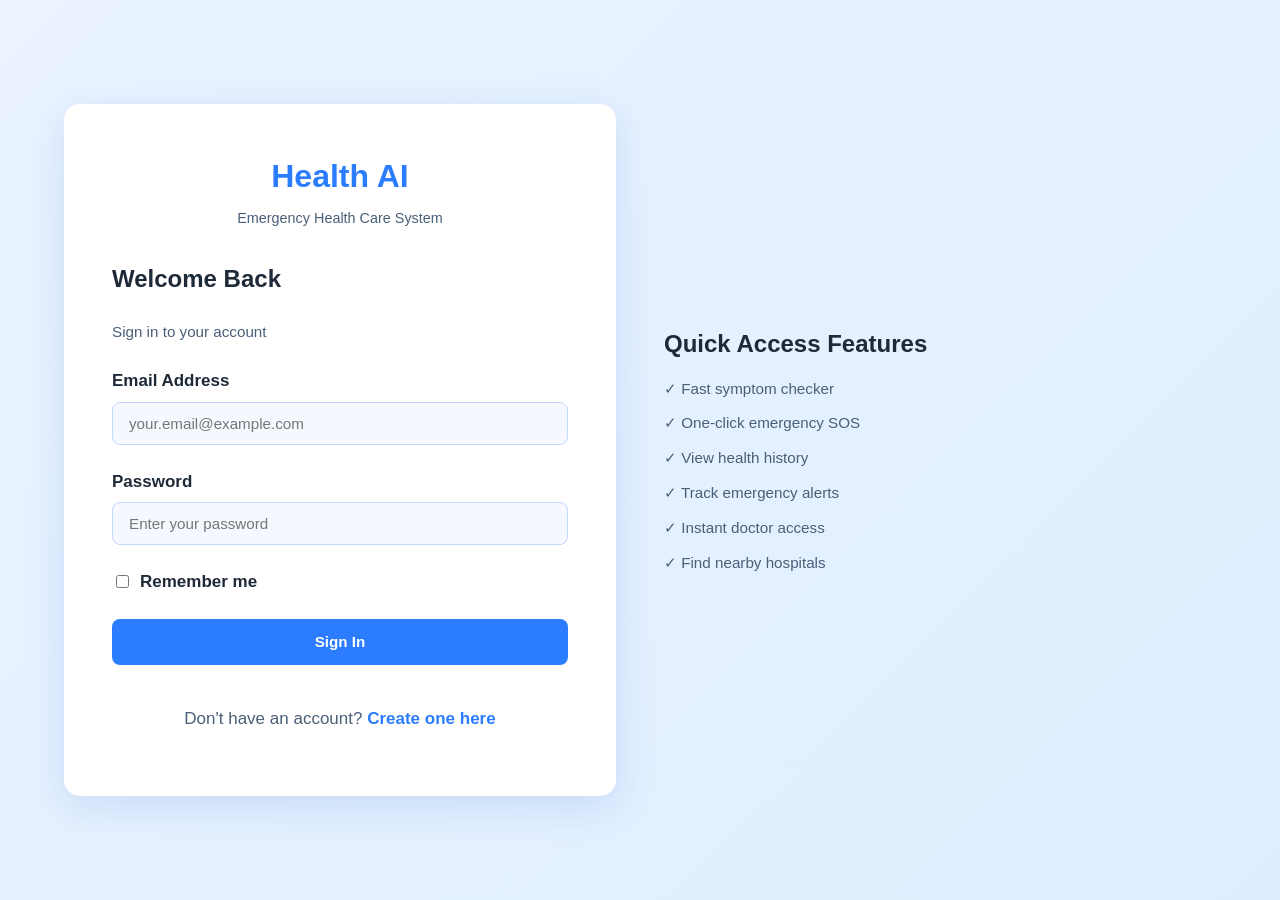
<file: frontend/index.html>
<!DOCTYPE html>
<html lang="en">
<head>
    <meta charset="UTF-8">
    <meta name="viewport" content="width=device-width, initial-scale=1.0">
    <title>Health AI - Symptom Checker</title>
    <link rel="stylesheet" href="style.css">
    <!-- Authentication check -->
    <script>
        // Redirect to login if not authenticated
        if (!sessionStorage.getItem('user')) {
            window.location.href = 'login.html';
        }
    </script>
</head>
<body>
    <main class="page" aria-labelledby="app-title">
        <nav class="top-nav" aria-label="Main navigation">
            <button id="tab-symptom" class="nav-tab active" type="button">Symptom Checker</button>
            <button id="tab-chat" class="nav-tab" type="button">Health Assistant</button>
            <button id="settings-btn" class="nav-tab settings-nav-btn" type="button" aria-label="Open Settings">⚙ Settings</button>
            <button onclick="window.location.href='dashboard.html'" class="nav-tab" type="button" style="background: #667eea; color: white; margin-left: auto;">← Dashboard</button>
        </nav>

        <section id="symptom-view">
        <header class="hero">
            <div class="chat-status" id="chat-status">
                <span class="status-dot"></span>
                <span class="status-text">Checking...</span>
            </div>
            <p class="hero-tag">AI Assisted Primary Screening</p>
            <h1 id="app-title">Health AI - Symptom Checker</h1>
            <p class="hero-subtitle">Choose one or more symptoms to get a quick disease prediction and guidance.</p>
        </header>

        <section class="panel" aria-label="Symptom input">
            <form id="symptom-form" class="symptom-form">
                <label for="symptom-text" class="field-label">Describe your symptoms</label>
                <div class="nlp-row">
                    <input
                        type="text"
                        id="symptom-text"
                        name="symptom-text"
                        placeholder="I have fever and joint pain"
                        autocomplete="off"
                    >
                    <button id="analyze-symptoms" type="button" class="secondary-button">Analyze Symptoms</button>
                </div>
                <p id="nlp-status" class="field-help" aria-live="polite"></p>

                <label for="symptom-search" class="field-label">Search and Select Symptoms</label>
                <p class="field-help">Detected symptoms (you can remove or add manually):</p>
                <div class="search-select" aria-describedby="symptom-help">
                    <div id="selected-symptoms" class="selected-tags" aria-label="Selected symptoms"></div>
                    <input
                        type="text"
                        id="symptom-search"
                        name="symptom-search"
                        placeholder="Type symptoms (example: headache, fever, cough)"
                        autocomplete="off"
                    >
                    <ul id="symptom-suggestions" class="suggestions" role="listbox" aria-label="Symptom suggestions"></ul>
                </div>
                <p id="symptom-help" class="field-help">Type at least 1-2 letters, then click a suggestion to add it. Click x on a tag to remove.</p>
                <button type="submit">Predict Disease</button>
            </form>
        </section>

        <section id="results" class="results" aria-live="polite" aria-label="Prediction results">
            <article class="result-box">
                <h2>🦠 Possible Disease</h2>
                <p>Prediction will appear here after submission.</p>
            </article>
            <article class="result-box">
                <h2>📊 Confidence Score</h2>
                <p>Confidence will appear here.</p>
            </article>
            <article class="result-box">
                <h2>📊 Risk Level</h2>
                <p>Risk level will appear here.</p>
            </article>
            <article class="result-box medlineplus-section">
                <h3>📚 MedlinePlus </h3>
                <p>MedlinePlus summary will appear here.</p>
             </article>
            <article class="result-box">
                <h2>💊 Medicine Advice</h2>
                <p>Medicine guidance will appear here.</p>
            </article>
            <article class="result-box">
                <h2>🌿 Ayurvedic Remedy</h2>
                <p>Ayurvedic suggestions will appear here.</p>
            </article>
            <article class="result-box">
                <h2>🥗 Diet Advice</h2>
                <p>Diet guidance will appear here.</p>
            </article>
            <article class="result-box">
                <h2>🌿 Herbs</h2>
                <p>Herbal suggestions will appear here.</p>
            </article>
            <article class="result-box">
                <h2>⚠ Precautions</h2>
                <p>Precaution details will appear here.</p>
            </article>
        </section>

        <section id="emergency-box" class="emergency-box hidden" aria-live="assertive"></section>

        <p class="disclaimer">
            This AI tool provides health suggestions and should not replace professional medical advice. Always consult a qualified doctor.
        </p>
        </section>

        <section id="chat-view" class="chat-page hidden" aria-label="Health Assistant Chat">
            <article class="chat-card">
                <header class="chat-header">AI Health Assistant</header>
                <div id="chat-history" class="chat-history" aria-live="polite"></div>
                <p class="chat-disclaimer">
                    This AI assistant provides general health information and is not a substitute for professional medical advice.
                </p>
                <div class="chat-input-row">
                    <input id="chat-input" type="text" placeholder="Ask a general health question..." autocomplete="off">
                    <button id="chat-send" type="button">Send</button>
                </div>
            </article>
        </section>

        <button id="chat-fab" class="chat-fab" type="button" aria-label="Open Health Assistant" aria-expanded="false">💬</button>

        <div id="settings-sidebar" class="settings-sidebar" aria-label="Settings Panel">
            <div class="settings-header">
                <h2>Settings</h2>
                <button id="settings-close" class="settings-close" type="button" aria-label="Close Settings">✕</button>
            </div>
            <div class="settings-content">
                <section class="settings-section">
                    <h3>Appearance</h3>
                    <label class="settings-toggle">
                        <input id="dark-mode-toggle" type="checkbox" aria-label="Toggle Dark Mode">
                        <span class="toggle-slider"></span>
                        <span class="toggle-label">Dark Mode</span>
                    </label>
                </section>
                <section class="settings-section">
                    <h3>Accessibility</h3>
                    <label class="settings-toggle">
                        <input id="color-blind-toggle" type="checkbox" aria-label="Toggle Color Blind Mode">
                        <span class="toggle-slider"></span>
                        <span class="toggle-label">Color Blind Mode</span>
                    </label>
                </section>
            </div>
        </div>
        <div id="settings-overlay" class="settings-overlay"></div>

        <section id="chat-float" class="chat-float hidden" aria-label="Floating Health Assistant">
            <header class="chat-header">AI Health Assistant</header>
            <div id="chat-history-float" class="chat-history" aria-live="polite"></div>
            <p class="chat-disclaimer">
                This AI assistant provides general health information and is not a substitute for professional medical advice.
            </p>
            <div class="chat-input-row">
                <input id="chat-input-float" type="text" placeholder="Ask a question..." autocomplete="off">
                <button id="chat-send-float" type="button">Send</button>
            </div>
        </section>
    </main>

    <script src="script.js"></script>
</body>
</html>
</file>
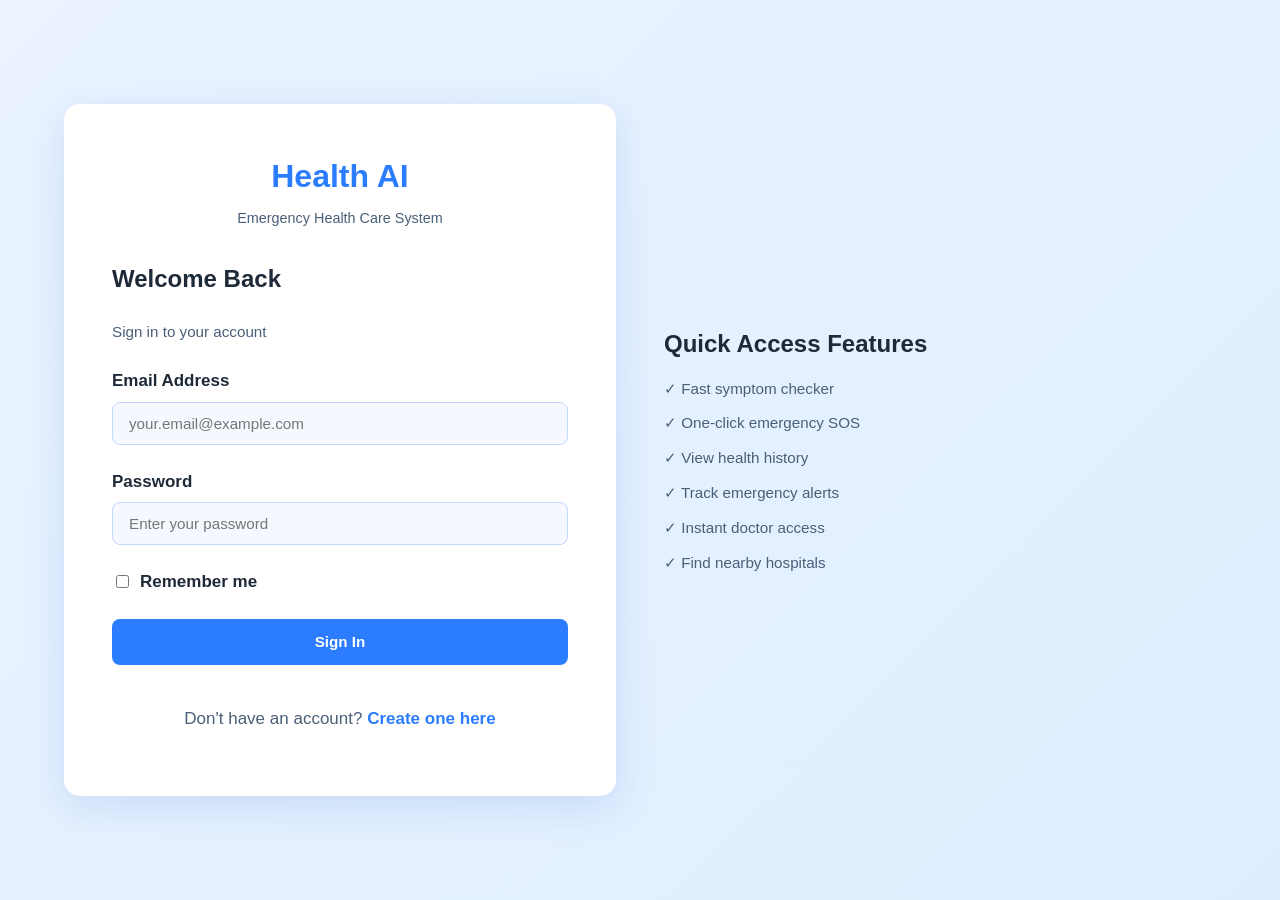
<file: frontend/login.html>
<!DOCTYPE html>
<html lang="en">
<head>
    <meta charset="UTF-8">
    <meta name="viewport" content="width=device-width, initial-scale=1.0">
    <title>Health AI - Login</title>
    <link rel="stylesheet" href="style.css">
</head>
<body class="auth-page">
    <div class="auth-container">
        <div class="auth-box">
            <!-- Header Section -->
            <header class="auth-header">
                <h1>Health AI</h1>
                <p class="tag-line">Emergency Health Care System</p>
            </header>

            <!-- Login Form -->
            <form id="login-form" class="auth-form">
                <h2>Welcome Back</h2>
                <p class="form-subtitle">Sign in to your account</p>

                <!-- Email Field -->
                <div class="form-group">
                    <label for="login-email">Email Address</label>
                    <input 
                        type="email" 
                        id="login-email" 
                        name="email" 
                        placeholder="your.email@example.com"
                        required
                    >
                </div>

                <!-- Password Field -->
                <div class="form-group">
                    <label for="login-password">Password</label>
                    <input 
                        type="password" 
                        id="login-password" 
                        name="password" 
                        placeholder="Enter your password"
                        required
                    >
                </div>

                <!-- Remember Me Checkbox -->
                <div class="form-group checkbox">
                    <input type="checkbox" id="remember-me" name="remember">
                    <label for="remember-me">Remember me</label>
                </div>

                <!-- Login Status Message -->
                <div id="login-message" class="form-message" style="display: none;"></div>

                <!-- Submit Button -->
                <button type="submit" class="btn-primary" id="login-btn">Sign In</button>

                <!-- Signup Link -->
                <p class="auth-link">
                    Don't have an account? <a href="signup.html">Create one here</a>
                </p>
            </form>
        </div>

        <!-- Illustration/Info Section -->
        <div class="auth-info">
            <div class="info-content">
                <h3>Quick Access Features</h3>
                <ul class="benefits-list">
                    <li>✓ Fast symptom checker</li>
                    <li>✓ One-click emergency SOS</li>
                    <li>✓ View health history</li>
                    <li>✓ Track emergency alerts</li>
                    <li>✓ Instant doctor access</li>
                    <li>✓ Find nearby hospitals</li>
                </ul>
            </div>
        </div>
    </div>

    <!-- Scripts -->
    <script src="script.js"></script>
    <script>
        // Auto-fill email if coming from signup
        window.addEventListener('load', () => {
            const signupEmail = localStorage.getItem('signup_email');
            if (signupEmail) {
                document.getElementById('login-email').value = signupEmail;
                localStorage.removeItem('signup_email'); // Clear after use
            }
        });

        // Handle login form submission
        document.getElementById('login-form').addEventListener('submit', async (e) => {
            e.preventDefault();
            
            const email = document.getElementById('login-email').value;
            const password = document.getElementById('login-password').value;
            const rememberMe = document.getElementById('remember-me').checked;
            
            const messageDiv = document.getElementById('login-message');
            const loginBtn = document.getElementById('login-btn');
            
            try {
                // Disable button during request
                loginBtn.disabled = true;
                loginBtn.textContent = 'Signing in...';
                
                const response = await fetch('http://localhost:5000/login', {
                    method: 'POST',
                    headers: {
                        'Content-Type': 'application/json'
                    },
                    body: JSON.stringify({ email, password })
                });
                
                const data = await response.json();
                
                if (response.ok) {
                    // Store user session
                    sessionStorage.setItem('user', JSON.stringify(data.user));
                    sessionStorage.setItem('token', data.token);
                    
                    if (rememberMe) {
                        localStorage.setItem('remember_email', email);
                    }
                    
                    messageDiv.className = 'form-message success';
                    messageDiv.textContent = '✓ Login successful! Redirecting...';
                    messageDiv.style.display = 'block';
                    
                    // Redirect to dashboard after 1 second
                    setTimeout(() => {
                        window.location.href = 'dashboard.html';
                    }, 1000);
                } else {
                    messageDiv.className = 'form-message error';
                    messageDiv.textContent = '✗ ' + (data.error || 'Login failed');
                    messageDiv.style.display = 'block';
                    loginBtn.disabled = false;
                    loginBtn.textContent = 'Sign In';
                }
            } catch (error) {
                messageDiv.className = 'form-message error';
                messageDiv.textContent = '✗ Network error. Please try again.';
                messageDiv.style.display = 'block';
                loginBtn.disabled = false;
                loginBtn.textContent = 'Sign In';
                console.error('Login error:', error);
            }
        });
    </script>
</body>
</html>
</file>
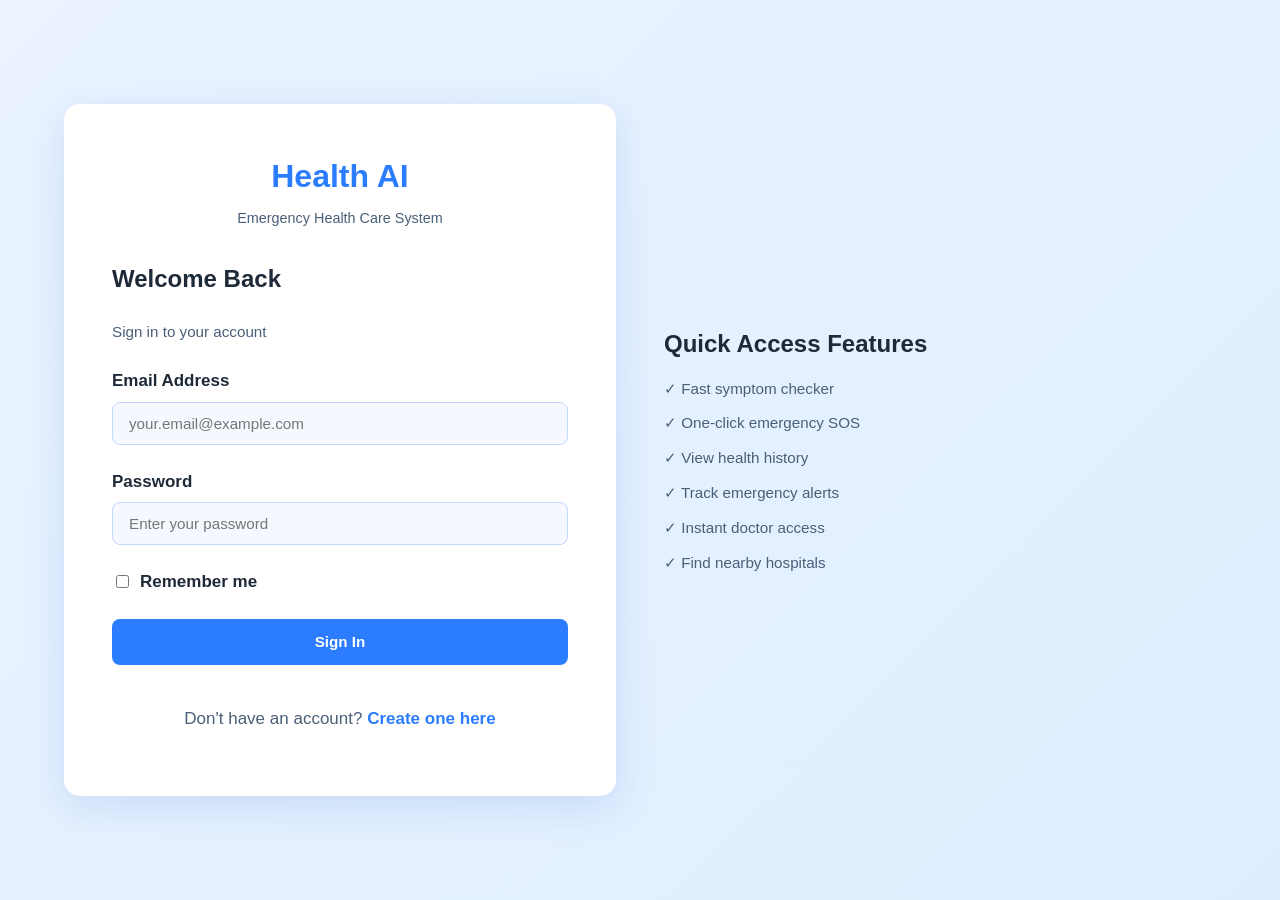
<file: frontend/patient-reports.html>
<!DOCTYPE html>
<html lang="en">
<head>
    <meta charset="UTF-8">
    <meta name="viewport" content="width=device-width, initial-scale=1.0">
    <title>Health AI - My Reports</title>
    <link rel="stylesheet" href="style.css">
    <style>
        /* ========== ANALYSIS MODAL STYLES ========== */
        
        .analysis-modal {
            max-width: 900px;
            max-height: 90vh;
            overflow-y: auto;
        }

        .analysis-body {
            padding: 2rem;
        }

        /* SECTION STYLING */
        .analysis-section {
            margin-bottom: 2.5rem;
            padding-bottom: 2rem;
            border-bottom: 1px solid var(--border-color, #e2e8f0);
        }

        .analysis-section:last-child {
            border-bottom: none;
            margin-bottom: 0;
        }

        .analysis-section h3 {
            color: var(--primary, #2B7CFF);
            font-size: 1.2rem;
            margin: 0 0 1.5rem;
            display: flex;
            align-items: center;
            gap: 0.5rem;
        }

        /* INFO GRID */
        .info-grid-2 {
            display: grid;
            grid-template-columns: repeat(auto-fit, minmax(200px, 1fr));
            gap: 1rem;
        }

        .info-box {
            background: var(--bg-tertiary, #F1F5F9);
            padding: 1.5rem;
            border-radius: 8px;
            display: flex;
            flex-direction: column;
            gap: 0.5rem;
            border-left: 4px solid var(--primary, #2B7CFF);
        }

        .info-box .label {
            font-size: 0.875rem;
            color: var(--text-secondary, #64748B);
            font-weight: 600;
            text-transform: uppercase;
            letter-spacing: 0.5px;
        }

        .info-box .value {
            font-size: 1.5rem;
            font-weight: 700;
            color: var(--text-primary, #1E293B);
        }

        /* RISK LEVEL BOX */
        .risk-level-box {
            padding: 2rem;
            border-radius: 12px;
            border-left: 6px solid;
            background: rgba(43, 124, 255, 0.05);
            animation: slideUp 0.4s ease;
        }

        .risk-level-box h3 {
            margin: 0 0 0.75rem;
        }

        .risk-level-box p {
            margin: 0;
            font-size: 1rem;
            line-height: 1.5;
        }

        .risk-level-box.risk-normal {
            border-color: var(--success, #10B981);
            background: rgba(16, 185, 129, 0.05);
        }

        .risk-level-box.risk-warning {
            border-color: var(--warning, #F59E0B);
            background: rgba(245, 158, 11, 0.05);
        }

        .risk-level-box.risk-critical {
            border-color: var(--danger, #EF4444);
            background: rgba(239, 68, 68, 0.05);
        }

        /* METRICS GRID */
        .metrics-grid {
            display: grid;
            grid-template-columns: repeat(auto-fit, minmax(220px, 1fr));
            gap: 1.5rem;
        }

        .metric-card {
            background: white;
            border: 2px solid var(--border-color, #E2E8F0);
            border-radius: 12px;
            padding: 1.5rem;
            display: flex;
            gap: 1rem;
            transition: all 0.3s ease;
            cursor: pointer;
        }

        .metric-card:hover {
            box-shadow: 0 4px 12px rgba(0, 0, 0, 0.1);
            transform: translateY(-2px);
        }

        .metric-card.status-warning {
            border-color: var(--warning, #F59E0B);
            background: rgba(245, 158, 11, 0.05);
        }

        .metric-card.status-critical {
            border-color: var(--danger, #EF4444);
            background: rgba(239, 68, 68, 0.05);
        }

        .metric-icon {
            font-size: 2.5rem;
            flex-shrink: 0;
        }

        .metric-info {
            flex: 1;
            display: flex;
            flex-direction: column;
            gap: 0.5rem;
        }

        .metric-label {
            font-weight: 600;
            color: var(--text-primary, #1E293B);
            font-size: 0.9rem;
        }

        .metric-value {
            font-size: 1.5rem;
            font-weight: 700;
            color: var(--primary, #2B7CFF);
        }

        .metric-normal {
            font-size: 0.75rem;
            color: var(--text-muted, #94A3B8);
            font-style: italic;
        }

        /* ADDITIONAL VALUES GRID */
        .additional-values-grid {
            display: grid;
            grid-template-columns: repeat(auto-fill, minmax(150px, 1fr));
            gap: 1rem;
        }

        .value-item {
            background: var(--bg-tertiary, #F1F5F9);
            padding: 1rem;
            border-radius: 8px;
            display: flex;
            flex-direction: column;
            gap: 0.5rem;
            border-top: 3px solid var(--primary, #2B7CFF);
        }

        .value-label {
            font-size: 0.875rem;
            color: var(--text-secondary, #64748B);
            font-weight: 600;
        }

        .value-display {
            font-size: 1.25rem;
            font-weight: 700;
            color: var(--text-primary, #1E293B);
        }

        /* ABNORMALITIES LIST */
        .abnormalities-list {
            display: flex;
            flex-direction: column;
            gap: 1rem;
        }

        .abnormality-item {
            padding: 1.25rem;
            border-radius: 8px;
            border-left: 4px solid;
            background: var(--bg-tertiary, #F1F5F9);
        }

        .abnormality-item.severity-warning {
            border-left-color: var(--warning, #F59E0B);
            background: rgba(245, 158, 11, 0.08);
        }

        .abnormality-item.severity-critical {
            border-left-color: var(--danger, #EF4444);
            background: rgba(239, 68, 68, 0.08);
        }

        .abnormality-header {
            display: flex;
            align-items: center;
            gap: 1rem;
            margin-bottom: 0.5rem;
        }

        .abnormality-icon {
            font-size: 1.25rem;
        }

        .abnormality-param {
            font-weight: 600;
            color: var(--text-primary, #1E293B);
            flex: 1;
        }

        .abnormality-status {
            background: var(--warning, #F59E0B);
            color: white;
            padding: 0.25rem 0.75rem;
            border-radius: 20px;
            font-size: 0.75rem;
            font-weight: 600;
        }

        .abnormality-item.severity-critical .abnormality-status {
            background: var(--danger, #EF4444);
        }

        .abnormality-value {
            font-size: 0.9rem;
            color: var(--text-secondary, #64748B);
            padding-left: 2.5rem;
        }

        /* CRITICAL ALERTS */
        .alerts-list {
            display: flex;
            flex-direction: column;
            gap: 1rem;
        }

        .critical-alert-item {
            display: flex;
            align-items: center;
            gap: 1rem;
            padding: 1.5rem;
            background: rgba(239, 68, 68, 0.1);
            border: 2px solid var(--danger, #EF4444);
            border-radius: 8px;
        }

        .alert-icon {
            font-size: 1.5rem;
        }

        .alert-text {
            color: var(--text-primary, #1E293B);
            font-weight: 600;
        }

        /* CONDITIONS BOX */
        .conditions-box {
            background: var(--bg-tertiary, #F1F5F9);
            padding: 1.5rem;
            border-radius: 8px;
            border-left: 4px solid var(--secondary, #14B8A6);
        }

        .conditions-box p {
            margin: 0;
            color: var(--text-primary, #1E293B);
            line-height: 1.6;
        }

        /* SUMMARY BOX */
        .summary-box {
            background: linear-gradient(135deg, rgba(43, 124, 255, 0.05), rgba(20, 184, 166, 0.05));
            padding: 1.5rem;
            border-radius: 8px;
            border-left: 4px solid var(--primary, #2B7CFF);
        }

        .summary-box p {
            margin: 0;
            color: var(--text-primary, #1E293B);
            line-height: 1.7;
            font-size: 0.95rem;
        }

        /* RECOMMENDATIONS BOX */
        .recommendations-box {
            display: flex;
            flex-direction: column;
            gap: 0.75rem;
        }

        .recommendation-item {
            display: flex;
            align-items: flex-start;
            gap: 1rem;
            padding: 1rem;
            background: var(--bg-tertiary, #F1F5F9);
            border-radius: 8px;
            border-left: 4px solid var(--secondary, #14B8A6);
            color: var(--text-primary, #1E293B);
            line-height: 1.5;
        }

        .recommendation-item:first-letter {
            font-weight: 600;
        }

        /* LOADING SPINNER */
        .loading-spinner {
            text-align: center;
            padding: 3rem;
            color: var(--text-secondary, #64748B);
        }

        .loading-spinner p {
            font-size: 1.1rem;
            margin: 0;
            animation: pulse 1.5s ease-in-out infinite;
        }

        /* EMPTY STATE */
        .empty-state {
            text-align: center;
            color: var(--text-muted, #94A3B8);
            padding: 2rem;
            font-style: italic;
        }

        /* RESPONSIVE */
        @media (max-width: 768px) {
            .analysis-body {
                padding: 1.5rem;
            }

            .metrics-grid {
                grid-template-columns: 1fr;
            }

            .info-grid-2 {
                grid-template-columns: 1fr;
            }

            .analysis-modal {
                max-width: 95vw;
            }
        }
    </style>
</head>
<body>
    <!-- Navigation Bar -->
    <nav class="dashboard-nav">
        <div class="nav-container">
            <div class="nav-brand">
                <h1>Health AI</h1>
                <span class="tag-line">Medical Reports</span>
            </div>
            <div class="nav-menu">
                <a href="dashboard.html" class="btn-secondary">← Back to Dashboard</a>
                <button id="logout-btn" class="btn-logout">Logout</button>
            </div>
        </div>
    </nav>

    <!-- Main Content -->
    <main class="reports-main">
        <!-- Header Section -->
        <section class="reports-header">
            <h2>📋 My Medical Reports</h2>
            <p>Upload, view, and manage your medical reports and test results</p>
        </section>

        <!-- Upload Section -->
        <section class="upload-section report-card">
            <h3>📤 Upload New Report</h3>
            
            <form id="upload-form" class="upload-form">
                <!-- Report Type Selection -->
                <div class="form-group">
                    <label for="report-type">Report Type *</label>
                    <select id="report-type" name="report_type" required>
                        <option value="">-- Select Report Type --</option>
                        <option value="Blood Report">🩸 Blood Report</option>
                        <option value="X-Ray">📸 X-Ray</option>
                        <option value="ECG">❤️ ECG Report</option>
                        <option value="Ultrasound">🔊 Ultrasound Report</option>
                        <option value="CT Scan">🧠 CT Scan</option>
                        <option value="MRI">🔎 MRI Report</option>
                        <option value="Thyroid Test">🦴 Thyroid Test</option>
                        <option value="Liver Function">🏥 Liver Function Test</option>
                        <option value="Kidney Function">🏥 Kidney Function Test</option>
                        <option value="Diabetes Report">🩹 Diabetes Report</option>
                        <option value="Pathology Report">🔬 Pathology Report</option>
                        <option value="Progress Report">📊 Progress Report</option>
                        <option value="Prescription">💊 Prescription</option>
                        <option value="Other">📄 Other</option>
                    </select>
                </div>

                <!-- Report Name -->
                <div class="form-group">
                    <label for="report-name">Report Name/Title *</label>
                    <input 
                        type="text" 
                        id="report-name" 
                        name="report_name" 
                        placeholder="e.g., Blood Test - March 2026"
                        required
                    >
                </div>

                <!-- File Upload -->
                <div class="form-group">
                    <label for="report-file">Select File (PDF, PNG, JPG, DOC) *</label>
                    <div class="file-upload-area" onclick="document.getElementById('report-file').click()">
                        <input 
                            type="file" 
                            id="report-file" 
                            name="report_file" 
                            accept=".pdf,.png,.jpg,.jpeg,.doc,.docx"
                            required
                            style="display: none;"
                        >
                        <div class="file-upload-content">
                            <p class="file-icon">📎</p>
                            <p class="file-text">Click to select or drag and drop</p>
                            <p class="file-size">Max file size: 10 MB</p>
                        </div>
                    </div>
                    <p id="file-name" class="file-name-display"></p>
                </div>

                <!-- Upload Status Message -->
                <div id="upload-message" class="form-message" style="display: none;"></div>

                <!-- Submit Button -->
                <button type="submit" class="btn-primary" id="upload-btn">
                    📤 Upload Report
                </button>
            </form>
        </section>

        <!-- Reports List Section -->
        <section class="reports-list-section">
            <div class="reports-list-header">
                <h3>📁 Your Uploaded Reports</h3>
                <button class="btn-secondary" onclick="refreshReports()">🔄 Refresh</button>
            </div>

            <!-- Filter Options -->
            <div class="filter-options">
                <label for="report-filter">Filter by Type:</label>
                <select id="report-filter" onchange="filterReports()">
                    <option value="">All Reports</option>
                    <option value="Blood Report">🩸 Blood Report</option>
                    <option value="X-Ray">📸 X-Ray</option>
                    <option value="ECG">❤️ ECG Report</option>
                    <option value="Ultrasound">🔊 Ultrasound Report</option>
                    <option value="Prescription">💊 Prescription</option>
                </select>
            </div>

            <!-- Loading Indicator -->
            <div id="reports-loading" class="loading-spinner" style="display: none;">
                <p>Loading your reports...</p>
            </div>

            <!-- Reports Display -->
            <div id="reports-display" class="reports-display">
                <p class="empty-state">📂 No reports uploaded yet. Upload your first report above!</p>
            </div>
        </section>
    </main>

    <!-- Report Details Modal -->
    <div id="report-modal" class="modal" style="display: none;">
        <div class="modal-content report-modal">
            <span class="close" onclick="closeReportModal()">&times;</span>
            
            <div class="modal-header">
                <h2 id="modal-report-title"></h2>
                <p id="modal-report-type" class="modal-subtitle"></p>
            </div>

            <div class="modal-body">
                <div class="report-details">
                    <div class="detail-item">
                        <strong>📝 Report Type:</strong>
                        <span id="modal-type-display"></span>
                    </div>
                    <div class="detail-item">
                        <strong>📅 Upload Date:</strong>
                        <span id="modal-upload-date"></span>
                    </div>
                    <div class="detail-item">
                        <strong>📊 File Size:</strong>
                        <span id="modal-file-size"></span>
                    </div>
                    <div class="detail-item">
                        <strong>✓ Status:</strong>
                        <span id="modal-status" class="status-badge"></span>
                    </div>
                </div>

                <!-- Action Buttons -->
                <div class="modal-actions">
                    <button class="btn-primary" id="analyze-btn" onclick="analyzeReport()">
                        🔍 Analyze Report & View Data
                    </button>
                    <button class="btn-secondary" id="download-btn" onclick="downloadReport()">
                        ⬇️ Download Report
                    </button>
                    <button class="btn-secondary" id="share-btn" onclick="shareReport()">
                        🔗 Share with Doctor
                    </button>
                    <button class="btn-danger" id="delete-btn" onclick="deleteReport()">
                        🗑️ Delete Report
                    </button>
                </div>

                <!-- Report Preview (if applicable) -->
                <div class="report-preview" id="report-preview">
                    <p>Preview not available for this file type</p>
                </div>
            </div>
        </div>
    </div>

    <!-- Download Link (Hidden) -->
    <a id="download-link" style="display: none;"></a>

    <!-- Analysis Results Modal -->
    <div id="analysis-modal" class="modal" style="display: none;">
        <div class="modal-content analysis-modal">
            <span class="close" onclick="closeAnalysisModal()">&times;</span>
            
            <div class="modal-header">
                <h2>📊 Medical Report Analysis</h2>
                <p class="modal-subtitle">Extracted Information & Health Metrics</p>
            </div>

            <div class="modal-body analysis-body">
                <!-- Loading State -->
                <div id="analysis-loading" class="loading-spinner" style="display: none;">
                    <p>🔍 Analyzing your report...</p>
                </div>

                <!-- Error State -->
                <div id="analysis-error" class="form-message error" style="display: none;"></div>

                <!-- Patient Information -->
                <div id="analysis-content" style="display: none;">
                    <!-- Header Section -->
                    <section class="analysis-section">
                        <h3>👤 Patient Information</h3>
                        <div class="info-grid-2">
                            <div class="info-box">
                                <span class="label">Patient Name</span>
                                <span class="value" id="analysis-patient-name">-</span>
                            </div>
                            <div class="info-box">
                                <span class="label">Age</span>
                                <span class="value" id="analysis-patient-age">-</span>
                            </div>
                        </div>
                    </section>

                    <!-- Risk Level Alert -->
                    <section class="analysis-section">
                        <div class="risk-level-box" id="risk-level-indicator">
                            <h3 id="risk-title">Risk Level</h3>
                            <p id="risk-description"></p>
                        </div>
                    </section>

                    <!-- Critical Alerts -->
                    <div id="critical-alerts-section" style="display: none;">
                        <section class="analysis-section">
                            <h3>⚠️ Critical Alerts</h3>
                            <div id="critical-alerts" class="alerts-list"></div>
                        </section>
                    </div>

                    <!-- Key Health Metrics -->
                    <section class="analysis-section">
                        <h3>📈 Key Health Metrics</h3>
                        <div class="metrics-grid">
                            <div class="metric-card" id="metric-blood-pressure">
                                <div class="metric-icon">🩺</div>
                                <div class="metric-info">
                                    <span class="metric-label">Blood Pressure</span>
                                    <span class="metric-value" id="val-blood-pressure">-</span>
                                    <span class="metric-normal">(Normal: 90-120/60-80)</span>
                                </div>
                            </div>

                            <div class="metric-card" id="metric-blood-sugar">
                                <div class="metric-icon">🩸</div>
                                <div class="metric-info">
                                    <span class="metric-label">Blood Sugar</span>
                                    <span class="metric-value" id="val-blood-sugar">-</span>
                                    <span class="metric-normal">(Normal: 100-125 mg/dL)</span>
                                </div>
                            </div>

                            <div class="metric-card" id="metric-hemoglobin">
                                <div class="metric-icon">🔴</div>
                                <div class="metric-info">
                                    <span class="metric-label">Hemoglobin</span>
                                    <span class="metric-value" id="val-hemoglobin">-</span>
                                    <span class="metric-normal">(Normal: 12-17.5 g/dL)</span>
                                </div>
                            </div>

                            <div class="metric-card" id="metric-cholesterol">
                                <div class="metric-icon">⚡</div>
                                <div class="metric-info">
                                    <span class="metric-label">Cholesterol</span>
                                    <span class="metric-value" id="val-cholesterol">-</span>
                                    <span class="metric-normal">(Normal: <200 mg/dL)</span>
                                </div>
                            </div>
                        </div>
                    </section>

                    <!-- Other Values -->
                    <section class="analysis-section">
                        <h3>🔬 Additional Lab Values</h3>
                        <div class="additional-values-grid" id="additional-values-grid"></div>
                    </section>

                    <!-- Abnormalities Detected -->
                    <div id="abnormalities-section" style="display: none;">
                        <section class="analysis-section">
                            <h3>📋 Abnormalities Detected</h3>
                            <div id="abnormalities-list" class="abnormalities-list"></div>
                        </section>
                    </div>

                    <!-- Conditions & Summary -->
                    <section class="analysis-section">
                        <h3>📝 Reported Conditions</h3>
                        <div class="conditions-box">
                            <p id="analysis-conditions">Not specified</p>
                        </div>
                    </section>

                    <!-- Summary -->
                    <section class="analysis-section">
                        <h3>📌 Summary</h3>
                        <div class="summary-box">
                            <p id="analysis-summary"></p>
                        </div>
                    </section>

                    <!-- Recommendations -->
                    <section class="analysis-section">
                        <h3>💡 Recommendations</h3>
                        <div class="recommendations-box" id="recommendations-box"></div>
                    </section>

                    <!-- Close Button -->
                    <div style="text-align: center; margin-top: 2rem;">
                        <button class="btn-secondary" onclick="closeAnalysisModal()">
                            ← Back to Report
                        </button>
                    </div>
                </div>
            </div>
        </div>
    </div>

    <!-- Scripts -->
    <script src="script.js"></script>
    <script>
        // Global variables
        let currentUser = null;
        let allReports = [];
        let selectedReport = null;

        // Initialize on page load
        document.addEventListener('DOMContentLoaded', initializeReportsPage);

        function initializeReportsPage() {
            // Check if user is logged in
            currentUser = JSON.parse(sessionStorage.getItem('user') || '{}');
            
            if (!currentUser.id) {
                window.location.href = 'login.html';
                return;
            }

            // Load reports
            loadPatientReports();

            // Handle file upload
            document.getElementById('upload-form').addEventListener('submit', handleUpload);

            // File input change
            document.getElementById('report-file').addEventListener('change', (e) => {
                const fileName = e.target.files[0]?.name || '';
                document.getElementById('file-name').textContent = fileName ? `✓ Selected: ${fileName}` : '';
            });

            // Drag and drop
            const uploadArea = document.querySelector('.file-upload-area');
            ['dragenter', 'dragover', 'dragleave', 'drop'].forEach(eventName => {
                uploadArea.addEventListener(eventName, preventDefaults, false);
            });

            function preventDefaults(e) {
                e.preventDefault();
                e.stopPropagation();
            }

            uploadArea.addEventListener('drop', handleDrop, false);

            function handleDrop(e) {
                const dt = e.dataTransfer;
                const files = dt.files;
                document.getElementById('report-file').files = files;
                document.getElementById('file-name').textContent = files[0] ? `✓ Selected: ${files[0].name}` : '';
            }

            // Logout handler
            document.getElementById('logout-btn').addEventListener('click', () => {
                sessionStorage.clear();
                localStorage.removeItem('remember_email');
                window.location.href = 'login.html';
            });
        }

        function handleUpload(e) {
            e.preventDefault();

            const reportType = document.getElementById('report-type')?.value;
            const reportName = document.getElementById('report-name')?.value;
            const reportFile = document.getElementById('report-file')?.files[0];
            const messageDiv = document.getElementById('upload-message');
            const uploadBtn = document.getElementById('upload-btn');

            if (!reportType || !reportName || !reportFile) {
                if (messageDiv) {
                    messageDiv.className = 'form-message error';
                    messageDiv.textContent = '❌ Please fill all fields and select a file';
                    messageDiv.style.display = 'block';
                }
                return;
            }

            // Check file size (10 MB limit)
            if (reportFile.size > 10 * 1024 * 1024) {
                if (messageDiv) {
                    messageDiv.className = 'form-message error';
                    messageDiv.textContent = '❌ File size must be less than 10 MB';
                    messageDiv.style.display = 'block';
                }
                return;
            }

            // Show loading
            if (uploadBtn) {
                uploadBtn.disabled = true;
                uploadBtn.textContent = '⏳ Uploading...';
            }

            // Convert file to base64
            const reader = new FileReader();
            reader.onload = (event) => {
                const fileData = event.target.result;

                const uploadData = {
                    user_id: currentUser.id,
                    user_name: currentUser.name,
                    email: currentUser.email,
                    report_type: reportType,
                    report_name: reportName,
                    original_filename: reportFile.name,  // Include original filename to preserve extension
                    report_data: fileData
                };

                // Send to backend
                fetch('http://localhost:5000/upload-report', {
                    method: 'POST',
                    headers: {
                        'Content-Type': 'application/json'
                    },
                    body: JSON.stringify(uploadData)
                })
                .then(res => res.json())
                .then(data => {
                    if (data.success) {
                        if (messageDiv) {
                            messageDiv.className = 'form-message success';
                            messageDiv.textContent = '✓ Report uploaded successfully!';
                            messageDiv.style.display = 'block';
                        }

                        // Reset form
                        const uploadForm = document.getElementById('upload-form');
                        const fileName = document.getElementById('file-name');
                        if (uploadForm) uploadForm.reset();
                        if (fileName) fileName.textContent = '';

                        // Reload reports
                        setTimeout(() => {
                            loadPatientReports();
                        }, 1000);
                    } else {
                        throw new Error(data.error || 'Upload failed');
                    }

                    if (uploadBtn) {
                        uploadBtn.disabled = false;
                        uploadBtn.textContent = '📤 Upload Report';
                    }
                })
                .catch(err => {
                    if (messageDiv) {
                        messageDiv.className = 'form-message error';
                        messageDiv.textContent = `❌ ${err.message}`;
                        messageDiv.style.display = 'block';
                    }
                    if (uploadBtn) {
                        uploadBtn.disabled = false;
                        uploadBtn.textContent = '📤 Upload Report';
                    }
                });
            };

            reader.readAsDataURL(reportFile);
        }

        function loadPatientReports() {
            const loadingDiv = document.getElementById('reports-loading');
            const displayDiv = document.getElementById('reports-display');

            if (loadingDiv) loadingDiv.style.display = 'block';

            fetch(`http://localhost:5000/patient-reports?user_id=${currentUser.id}`)
                .then(res => res.json())
                .then(data => {
                    if (loadingDiv) loadingDiv.style.display = 'none';

                    if (data.success) {
                        allReports = data.reports;
                        displayReports(data.reports);
                    } else if (displayDiv) {
                        displayDiv.innerHTML = '<p class="empty-state">Error loading reports</p>';
                    }
                })
                .catch(err => {
                    if (loadingDiv) loadingDiv.style.display = 'none';
                    if (displayDiv) displayDiv.innerHTML = '<p class="empty-state">❌ Error loading reports</p>';
                    console.error(err);
                });
        }

        function displayReports(reports) {
            const displayDiv = document.getElementById('reports-display');
            
            if (!displayDiv) return; // Element doesn't exist on this page

            if (reports.length === 0) {
                displayDiv.innerHTML = '<p class="empty-state">📂 No reports uploaded yet. Upload your first report above!</p>';
                return;
            }

            displayDiv.innerHTML = reports.map(report => `
                <div class="report-item" onclick="openReportModal(${report.id})">
                    <div class="report-icon">
                        ${getReportIcon(report.report_type)}
                    </div>
                    
                    <div class="report-info">
                        <h4>${report.report_name}</h4>
                        <p class="report-type">${report.report_type}</p>
                        <p class="report-date">📅 ${new Date(report.uploaded_at).toLocaleDateString()}</p>
                        <p class="report-size">📊 ${formatFileSize(report.file_size)}</p>
                    </div>

                    <div class="report-actions">
                        <button class="btn-small" onclick="event.stopPropagation(); downloadReportDirect(${report.id})">
                            ⬇️ Download
                        </button>
                        <button class="btn-small" onclick="event.stopPropagation(); deleteReportDirect(${report.id})">
                            🗑️ Delete
                        </button>
                    </div>
                </div>
            `).join('');
        }

        function getReportIcon(reportType) {
            const icons = {
                'Blood Report': '🩸',
                'X-Ray': '📸',
                'ECG': '❤️',
                'Ultrasound': '🔊',
                'CT Scan': '🧠',
                'MRI': '🔎',
                'Thyroid Test': '🦴',
                'Liver Function': '🏥',
                'Kidney Function': '🏥',
                'Diabetes Report': '🩹',
                'Pathology Report': '🔬',
                'Progress Report': '📊',
                'Prescription': '💊',
                'Other': '📄'
            };
            return icons[reportType] || '📄';
        }

        function formatFileSize(bytes) {
            if (bytes === 0) return '0 B';
            const k = 1024;
            const sizes = ['B', 'KB', 'MB'];
            const i = Math.floor(Math.log(bytes) / Math.log(k));
            return Math.round(bytes / Math.pow(k, i) * 100) / 100 + ' ' + sizes[i];
        }

        function openReportModal(reportId) {
            selectedReport = allReports.find(r => r.id === reportId);

            if (!selectedReport) return;

            const titleEl = document.getElementById('modal-report-title');
            const typeEl = document.getElementById('modal-report-type');
            const typeDisplayEl = document.getElementById('modal-type-display');
            const dateEl = document.getElementById('modal-upload-date');
            const sizeEl = document.getElementById('modal-file-size');
            const statusEl = document.getElementById('modal-status');
            const modalEl = document.getElementById('report-modal');

            if (titleEl) titleEl.textContent = selectedReport.report_name;
            if (typeEl) typeEl.textContent = selectedReport.report_type;
            if (typeDisplayEl) typeDisplayEl.textContent = selectedReport.report_type;
            if (dateEl) dateEl.textContent = new Date(selectedReport.uploaded_at).toLocaleString();
            if (sizeEl) sizeEl.textContent = formatFileSize(selectedReport.file_size);
            if (statusEl) {
                statusEl.textContent = selectedReport.status;
                statusEl.className = 'status-badge ' + selectedReport.status;
            }

            if (modalEl) modalEl.style.display = 'block';
        }

        function closeReportModal() {
            const modalEl = document.getElementById('report-modal');
            if (modalEl) modalEl.style.display = 'none';
        }

        // ============================================
        // ANALYZE REPORT FUNCTIONALITY
        // ============================================

        function analyzeReport() {
            console.log('[ANALYZE] Starting analysis for report:', selectedReport);
            if (!selectedReport) {
                console.error('[ANALYZE] No report selected');
                return;
            }

            const analysisModal = document.getElementById('analysis-modal');
            const loadingDiv = document.getElementById('analysis-loading');
            const contentDiv = document.getElementById('analysis-content');
            const errorDiv = document.getElementById('analysis-error');

            console.log('[ANALYZE] Found elements:', {
                analysisModal: !!analysisModal,
                loadingDiv: !!loadingDiv,
                contentDiv: !!contentDiv,
                errorDiv: !!errorDiv
            });

            // Verify elements exist before accessing style
            if (!analysisModal || !loadingDiv || !contentDiv || !errorDiv) {
                console.error('[ANALYZE] Missing required modal elements');
                alert('Error: Analysis interface not loaded properly. Please refresh the page.');
                return;
            }

            // Show modal and loading state
            try {
                analysisModal.style.display = 'block';
                loadingDiv.style.display = 'block';
                contentDiv.style.display = 'none';
                errorDiv.style.display = 'none';
                console.log('[ANALYZE] Modal displayed successfully');
            } catch (e) {
                console.error('[ANALYZE] Error setting modal display:', e);
                return;
            }

            // Call backend to analyze the report
            console.log('[ANALYZE] Sending request to backend...');
            fetch('http://localhost:5000/analyze-report', {
                method: 'POST',
                headers: {
                    'Content-Type': 'application/json'
                },
                body: JSON.stringify({
                    report_id: selectedReport.id
                })
            })
            .then(res => {
                console.log('[ANALYZE] Response received, parsing JSON...');
                return res.json();
            })
            .then(data => {
                console.log('[ANALYZE] Data parsed:', data);
                if (loadingDiv) loadingDiv.style.display = 'none';

                if (data && data.success === true) {
                    console.log('[ANALYZE] Success! Displaying results...');
                    displayAnalysisResults(data);
                    if (contentDiv) contentDiv.style.display = 'block';
                } else {
                    const errorMsg = data?.error || data?.message || 'Failed to analyze report';
                    console.log('[ANALYZE] Error from backend:', errorMsg);
                    showAnalysisError(errorMsg);
                }
            })
            .catch(err => {
                console.error('[ANALYZE] Fetch error:', err);
                if (loadingDiv) loadingDiv.style.display = 'none';
                showAnalysisError('Network error: ' + (err.message || 'Unknown error'));
            });
        }

        function showAnalysisError(errorMsg) {
            const errorDiv = document.getElementById('analysis-error');
            if (!errorDiv) {
                console.error('Error div not found:', errorMsg);
                alert('Error: ' + errorMsg);
                return;
            }
            errorDiv.textContent = `❌ ${errorMsg}`;
            errorDiv.style.display = 'block';
        }

        function displayAnalysisResults(data) {
            try {
                console.log('[DISPLAY] Starting to display results...');
                // Patient Information
                const nameEl = document.getElementById('analysis-patient-name');
                const ageEl = document.getElementById('analysis-patient-age');
                if (nameEl) nameEl.textContent = data.patient_name || 'Not specified';
                if (ageEl) ageEl.textContent = data.age ? `${data.age} years` : 'Not specified';
                console.log('[DISPLAY] Patient info set');

                // Risk Level Indicator
                if (data.risk_level) {
                    console.log('[DISPLAY] Displaying risk level:', data.risk_level);
                    displayRiskLevel(data.risk_level);
                }

                // Key Health Metrics
                console.log('[DISPLAY] Displaying health metrics...');
                if (data.blood_pressure !== undefined) displayMetric('blood_pressure', data.blood_pressure, 'Blood Pressure');
                if (data.blood_sugar !== undefined) displayMetric('blood_sugar', data.blood_sugar, 'Blood Sugar', 'mg/dL');
                if (data.hemoglobin !== undefined) displayMetric('hemoglobin', data.hemoglobin, 'Hemoglobin', 'g/dL');
                if (data.cholesterol !== undefined) displayMetric('cholesterol', data.cholesterol, 'Cholesterol', 'mg/dL');

                // Additional Values
                if (data.other_values) {
                    console.log('[DISPLAY] Displaying additional values...');
                    displayAdditionalValues(data.other_values);
                }

                // Abnormalities
                console.log('[DISPLAY] Handling abnormalities...');
                if (data.abnormalities && data.abnormalities.length > 0) {
                    displayAbnormalities(data.abnormalities);
                } else {
                    const abnormSection = document.getElementById('abnormalities-section');
                    if (abnormSection) abnormSection.style.display = 'none';
                }

                // Conditions
                const conditionsEl = document.getElementById('analysis-conditions');
                if (conditionsEl) conditionsEl.textContent = data.diseases_conditions || 'Not specified';

                // Summary
                const summaryEl = document.getElementById('analysis-summary');
                if (summaryEl) summaryEl.textContent = data.summary || 'No summary available';

                // Recommendations
                console.log('[DISPLAY] Displaying recommendations...');
                displayRecommendations(data.risk_level, data.abnormalities, data.critical_keywords);

                // Critical Alerts
                console.log('[DISPLAY] Handling critical alerts...');
                const alertsSection = document.getElementById('critical-alerts-section');
                if (data.critical_keywords && data.critical_keywords.length > 0) {
                    displayCriticalAlerts(data.critical_keywords);
                } else if (data.abnormalities && data.abnormalities.some(a => a.severity === 'critical')) {
                    if (alertsSection) alertsSection.style.display = 'block';
                } else {
                    if (alertsSection) alertsSection.style.display = 'none';
                }
                
                console.log('[DISPLAY] All results displayed successfully');
            } catch (error) {
                console.error('[DISPLAY] Error displaying analysis results:', error);
                showAnalysisError('Error displaying results: ' + error.message);
            }
        }

        function displayRiskLevel(riskLevel) {
            const riskBox = document.getElementById('risk-level-indicator');
            const riskTitle = document.getElementById('risk-title');
            const riskDesc = document.getElementById('risk-description');

            // Check if all elements exist
            if (!riskBox || !riskTitle || !riskDesc) {
                console.error('Risk level display elements not found');
                return;
            }

            riskBox.className = 'risk-level-box';

            if (riskLevel === 'Critical') {
                riskBox.classList.add('risk-critical');
                riskTitle.textContent = '⚠️ CRITICAL RISK';
                riskDesc.textContent = 'Critical abnormalities detected. Please consult a medical professional immediately.';
            } else if (riskLevel === 'Warning') {
                riskBox.classList.add('risk-warning');
                riskTitle.textContent = '⚠️ WARNING';
                riskDesc.textContent = 'Some abnormal values detected. Consult your doctor for guidance.';
            } else {
                riskBox.classList.add('risk-normal');
                riskTitle.textContent = '✓ NORMAL';
                riskDesc.textContent = 'Your health metrics appear to be within normal ranges. Keep up good health habits!';
            }
        }

        function displayMetric(metricId, value, label, unit = '') {
            try {
                const metricCard = document.getElementById(`metric-${metricId}`);
                const valElement = document.getElementById(`val-${metricId}`);
                
                // Check if elements exist
                if (!metricCard || !valElement) return;

                if (!value && value !== 0) {
                    metricCard.style.opacity = '0.5';
                    valElement.textContent = 'Not detected';
                    return;
                }

                metricCard.style.opacity = '1';

                const displayValue = unit ? `${value} ${unit}` : value;
                valElement.textContent = displayValue;

                // Add status indicator based on value
                updateMetricStatus(metricId, value);
            } catch (error) {
                console.error(`Error displaying metric ${metricId}:`, error);
            }
        }

        function updateMetricStatus(metricId, value) {
            const metricCard = document.getElementById(`metric-${metricId}`);
            if (!metricCard) return; // Element doesn't exist on this page
            
            metricCard.className = 'metric-card'; // Reset classes

            // Determine status based on value ranges
            let status = 'normal';

            if (metricId === 'blood_pressure') {
                try {
                    const parts = String(value).split('/');
                    const systolic = parseFloat(parts[0]);
                    const diastolic = parseFloat(parts[1]);
                    if (systolic > 140 || diastolic > 90) {
                        status = 'warning';
                    } else if (systolic < 90 || diastolic < 60) {
                        status = 'warning';
                    }
                } catch (e) {}
            } else if (metricId === 'blood_sugar') {
                const bs = parseFloat(value);
                if (bs > 180) status = 'warning';
                else if (bs < 70) status = 'critical';
            } else if (metricId === 'hemoglobin') {
                const hb = parseFloat(value);
                if (hb < 12) status = 'warning';
            } else if (metricId === 'cholesterol') {
                const chol = parseFloat(value);
                if (chol > 240) status = 'warning';
            }

            if (status !== 'normal') {
                metricCard.classList.add(`status-${status}`);
            }
        }

        function displayAdditionalValues(otherValues) {
            if (!otherValues) return;

            const grid = document.getElementById('additional-values-grid');
            if (!grid) return; // Element doesn't exist on this page
            
            let html = '';

            const values = [
                ['triglycerides', 'Triglycerides', '(mg/dL)'],
                ['sodium', 'Sodium', '(mEq/L)'],
                ['potassium', 'Potassium', '(mEq/L)'],
                ['creatinine', 'Creatinine', '(mg/dL)'],
                ['bilirubin', 'Bilirubin', '(mg/dL)'],
                ['alt', 'ALT', '(IU/L)'],
                ['ast', 'AST', '(IU/L)']
            ];

            values.forEach(([key, label, unit]) => {
                const value = otherValues[key];
                if (value && value !== null) {
                    html += `
                        <div class="value-item">
                            <span class="value-label">${label}</span>
                            <span class="value-display">${value} ${unit}</span>
                        </div>
                    `;
                }
            });

            grid.innerHTML = html || '<p class="empty-state">No additional values detected</p>';
        }

        function displayAbnormalities(abnormalities) {
            try {
                const section = document.getElementById('abnormalities-section');
                const list = document.getElementById('abnormalities-list');
                
                // Check if elements exist
                if (!section || !list) {
                    console.warn('Abnormalities display elements not found');
                    return;
                }

                section.style.display = 'block';

                let html = '';
                abnormalities.forEach(ab => {
                    const icon = ab.severity === 'critical' ? '🔴' : '⚠️';
                    html += `
                        <div class="abnormality-item severity-${ab.severity}">
                            <div class="abnormality-header">
                                <span class="abnormality-icon">${icon}</span>
                                <span class="abnormality-param">${ab.parameter}</span>
                                <span class="abnormality-status">${ab.status}</span>
                            </div>
                            <div class="abnormality-value">${ab.value}</div>
                        </div>
                    `;
                });

                list.innerHTML = html;
            } catch (error) {
                console.error('Error displaying abnormalities:', error);
            }
        }

        function displayCriticalAlerts(keywords) {
            try {
                const section = document.getElementById('critical-alerts-section');
                const list = document.getElementById('critical-alerts');
                
                // Check if elements exist
                if (!section || !list) {
                    console.warn('Critical alerts display elements not found');
                    return;
                }

                section.style.display = 'block';

                let html = '';
                keywords.forEach(keyword => {
                    html += `
                        <div class="critical-alert-item">
                            <span class="alert-icon">🚨</span>
                            <span class="alert-text">${keyword}</span>
                        </div>
                    `;
                });

                list.innerHTML = html;
            } catch (error) {
                console.error('Error displaying critical alerts:', error);
            }
        }

        function displayRecommendations(riskLevel, abnormalities, keywords) {
            try {
                const recBox = document.getElementById('recommendations-box');
                let recommendations = [];

                if (riskLevel === 'Critical') {
                    recommendations.push('🏥 Seek immediate medical attention');
                    recommendations.push('📞 Contact your healthcare provider as soon as possible');
                    recommendations.push('🚑 If experiencing emergency symptoms, call emergency services');
                } else if (riskLevel === 'Warning') {
                    recommendations.push('👨‍⚕️ Schedule an appointment with your doctor');
                    recommendations.push('📋 Bring this report to your doctor for review');
                    recommendations.push('⏰ Monitor your health metrics regularly');
                } else {
                    recommendations.push('✅ Continue maintaining healthy lifestyles');
                    recommendations.push('🏃 Stay active and exercise regularly');
                    recommendations.push('🥗 Maintain a balanced diet');
                    recommendations.push('💤 Get adequate sleep (7-9 hours)');
                    recommendations.push('🚫 Avoid smoking and excessive alcohol');
                }

                // Add specific recommendations based on abnormalities
                if (abnormalities && abnormalities.length > 0) {
                    if (abnormalities.some(a => a.parameter === 'Blood Pressure' && a.status === 'High')) {
                        recommendations.push('🧂 Reduce sodium intake');
                        recommendations.push('⏱️ Manage stress through meditation or yoga');
                    }
                    if (abnormalities.some(a => a.parameter === 'Blood Sugar' && a.status === 'High')) {
                        recommendations.push('🍬 Limit sugar intake');
                        recommendations.push('🥕 Include more fiber-rich foods');
                    }
                    if (abnormalities.some(a => a.parameter === 'Total Cholesterol' && a.status === 'High')) {
                        recommendations.push('🥡 Reduce saturated fats');
                        recommendations.push('🐟 Include omega-3 rich foods');
                    }
                    if (abnormalities.some(a => a.parameter === 'Hemoglobin' && a.status.includes('Low'))) {
                        recommendations.push('🥩 Increase iron-rich foods');
                        recommendations.push('🍊 Include vitamin C sources for better iron absorption');
                    }
                }

                let html = recommendations.map(rec => `<div class="recommendation-item">${rec}</div>`).join('');
                if (recBox) {
                    recBox.innerHTML = html;
                }
            } catch (error) {
                console.error('Error displaying recommendations:', error);
            }
        }

        function closeAnalysisModal() {
            const modal = document.getElementById('analysis-modal');
            if (modal) modal.style.display = 'none';
        }

        function downloadReport() {
            if (selectedReport) {
                downloadReportDirect(selectedReport.id);
            }
        }

        function downloadReportDirect(reportId) {
            const report = allReports.find(r => r.id === reportId);
            if (!report) {
                console.error('[DOWNLOAD] Report not found:', reportId);
                alert('❌ Report not found');
                return;
            }
            
            console.log('[DOWNLOAD] Starting download for report ID:', reportId);
            console.log('[DOWNLOAD] Report name:', report.report_name);
            
            const downloadBtn = event?.target;
            if (downloadBtn) {
                downloadBtn.disabled = true;
                downloadBtn.textContent = '⏳ Downloading...';
            }
            
            // Create fetch request for file download
            fetch(`http://localhost:5000/download-report/${reportId}`)
                .then(res => {
                    console.log('[DOWNLOAD] Response status:', res.status);
                    console.log('[DOWNLOAD] Response OK:', res.ok);
                    
                    if (!res.ok) {
                        return res.json().then(data => {
                            throw new Error(data.error || 'Failed to download report');
                        }).catch(e => {
                            throw new Error('Failed to download report');
                        });
                    }
                    
                    // Get filename from Content-Disposition header if available
                    const contentDisposition = res.headers.get('content-disposition');
                    let filename = report.report_name;
                    
                    if (contentDisposition) {
                        const match = contentDisposition.match(/filename="?([^";]+)"?/i);
                        if (match) filename = match[1];
                    }
                    
                    console.log('[DOWNLOAD] Filename:', filename);
                    
                    return res.blob().then(blob => {
                        console.log('[DOWNLOAD] Blob size:', blob.size);
                        
                        // Create blob URL and download
                        const url = window.URL.createObjectURL(blob);
                        const link = document.getElementById('download-link');
                        if (link) {
                            link.href = url;
                            link.download = filename;
                            link.click();
                            window.URL.revokeObjectURL(url);
                        }
                        
                        console.log('[DOWNLOAD] File downloaded successfully');
                        return true;
                    });
                })
                .then(success => {
                    if (success) {
                        alert(`✓ Report downloaded: ${report.report_name}`);
                    }
                })
                .catch(error => {
                    console.error('[DOWNLOAD] Fetch error:', error.message);
                    alert(`❌ Error downloading report: ${error.message}`);
                })
                .finally(() => {
                    if (downloadBtn) {
                        downloadBtn.disabled = false;
                        downloadBtn.textContent = '⬇️ Download';
                    }
                });
        }

        function shareReport() {
            if (selectedReport) {
                const shareText = `Check out my ${selectedReport.report_type}: ${selectedReport.report_name}`;
                if (navigator.share) {
                    navigator.share({
                        title: selectedReport.report_name,
                        text: shareText
                    });
                } else {
                    alert('Sharing available on mobile browsers');
                }
            }
        }

        function deleteReport() {
            if (selectedReport && confirm('Are you sure you want to delete this report?')) {
                deleteReportDirect(selectedReport.id);
            }
        }

        function deleteReportDirect(reportId) {
            console.log('[DELETE] Deleting report ID:', reportId);
            
            const deleteBtn = document.getElementById('delete-btn');
            if (deleteBtn) {
                deleteBtn.disabled = true;
                deleteBtn.textContent = '⏳ Deleting...';
            }
            
            console.log('[DELETE] Sending DELETE request to: http://localhost:5000/delete-report/' + reportId);
            
            fetch(`http://localhost:5000/delete-report/${reportId}`, {
                method: 'DELETE',
                headers: {
                    'Content-Type': 'application/json'
                }
            })
            .then(res => {
                console.log('[DELETE] Response status:', res.status);
                console.log('[DELETE] Response OK:', res.ok);
                
                // Handle different response statuses
                if (!res.ok && res.status !== 200) {
                    console.warn('[DELETE] Response not OK, status:', res.status);
                }
                
                return res.json().catch(e => {
                    console.error('[DELETE] Failed to parse JSON response:', e);
                    console.log('[DELETE] Response text might be:', res.text);
                    return { success: false, error: 'Invalid server response' };
                });
            })
            .then(data => {
                console.log('[DELETE] Response data:', data);
                
                if (data && data.success) {
                    console.log('[DELETE] Success! Report deleted.');
                    alert('✓ Report deleted successfully');
                    closeReportModal();
                    loadPatientReports();
                } else {
                    const errorMsg = data?.error || data?.message || 'Unknown error';
                    console.error('[DELETE] Error response:', data);
                    alert('❌ Error deleting report: ' + errorMsg);
                    
                    if (deleteBtn) {
                        deleteBtn.disabled = false;
                        deleteBtn.textContent = '🗑️ Delete Report';
                    }
                }
            })
            .catch(err => {
                console.error('[DELETE] Fetch error:', err);
                console.error('[DELETE] Error name:', err.name);
                console.error('[DELETE] Error message:', err.message);
                alert('❌ Error deleting report: ' + (err.message || 'Network error'));
                
                if (deleteBtn) {
                    deleteBtn.disabled = false;
                    deleteBtn.textContent = '🗑️ Delete Report';
                }
            });
        }

        function filterReports() {
            const selectedType = document.getElementById('report-filter').value;

            if (!selectedType) {
                displayReports(allReports);
                return;
            }

            const filtered = allReports.filter(r => r.report_type === selectedType);
            displayReports(filtered);
        }

        function refreshReports() {
            loadPatientReports();
            alert('✓ Reports refreshed');
        }

        // Close modal when clicking outside
        window.onclick = (event) => {
            const reportModal = document.getElementById('report-modal');
            const analysisModal = document.getElementById('analysis-modal');

            if (reportModal && event.target === reportModal) {
                reportModal.style.display = 'none';
            }
            if (analysisModal && event.target === analysisModal) {
                analysisModal.style.display = 'none';
            }
        };

        // Auto-load reports on page load
        setTimeout(() => {
            loadPatientReports();
        }, 500);
    </script>
</body>
</html>
</file>
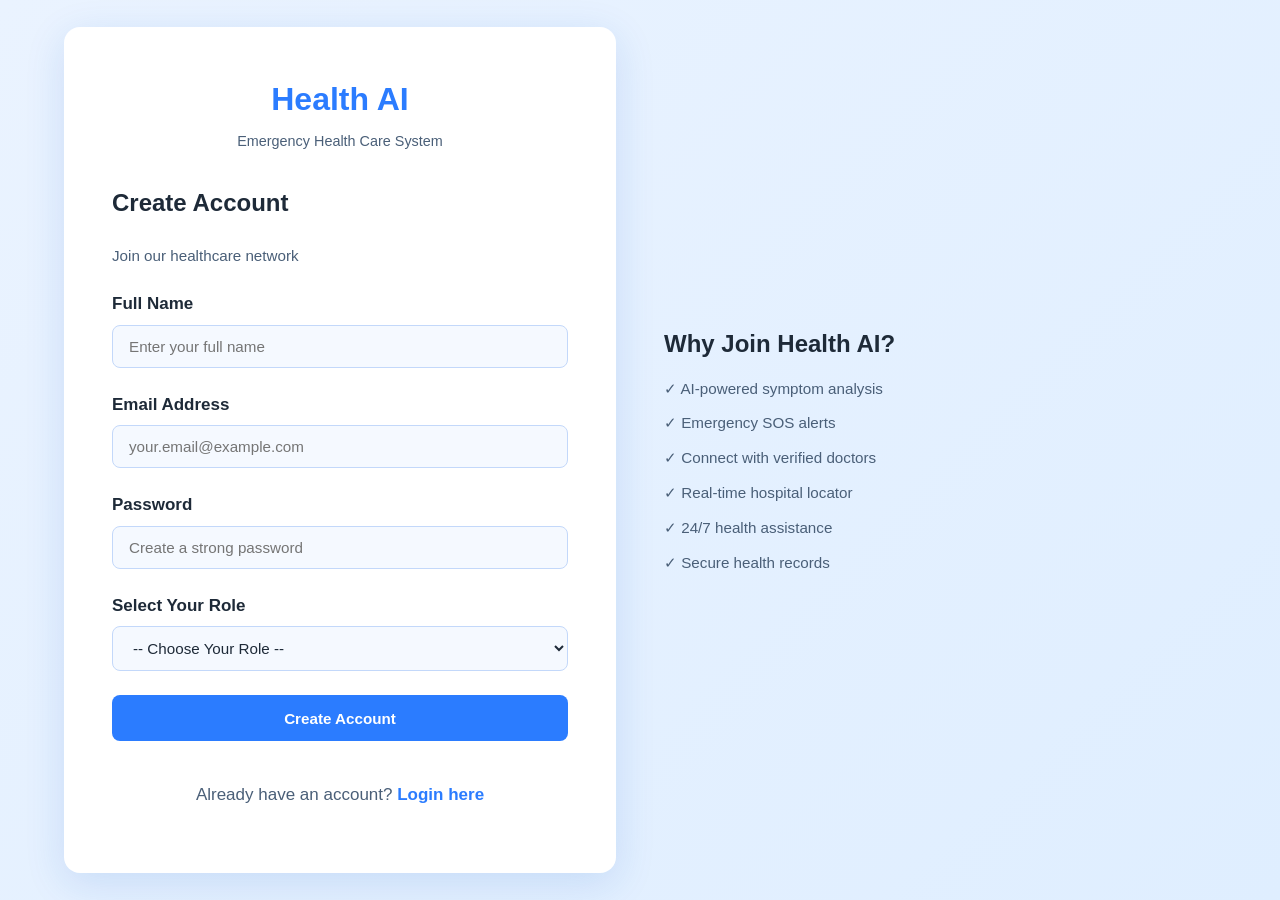
<file: frontend/signup.html>
<!DOCTYPE html>
<html lang="en">
<head>
    <meta charset="UTF-8">
    <meta name="viewport" content="width=device-width, initial-scale=1.0">
    <title>Health AI - Sign Up</title>
    <link rel="stylesheet" href="style.css">
</head>
<body class="auth-page">
    <div class="auth-container">
        <div class="auth-box">
            <!-- Header Section -->
            <header class="auth-header">
                <h1>Health AI</h1>
                <p class="tag-line">Emergency Health Care System</p>
            </header>

            <!-- Sign Up Form -->
            <form id="signup-form" class="auth-form">
                <h2>Create Account</h2>
                <p class="form-subtitle">Join our healthcare network</p>

                <!-- Name Field -->
                <div class="form-group">
                    <label for="signup-name">Full Name</label>
                    <input 
                        type="text" 
                        id="signup-name" 
                        name="name" 
                        placeholder="Enter your full name"
                        required
                    >
                </div>

                <!-- Email Field -->
                <div class="form-group">
                    <label for="signup-email">Email Address</label>
                    <input 
                        type="email" 
                        id="signup-email" 
                        name="email" 
                        placeholder="your.email@example.com"
                        required
                    >
                </div>

                <!-- Password Field -->
                <div class="form-group">
                    <label for="signup-password">Password</label>
                    <input 
                        type="password" 
                        id="signup-password" 
                        name="password" 
                        placeholder="Create a strong password"
                        required
                    >
                </div>

                <!-- Role Selection Dropdown -->
                <div class="form-group">
                    <label for="signup-role">Select Your Role</label>
                    <select id="signup-role" name="role" required>
                        <option value="">-- Choose Your Role --</option>
                        <option value="Patient">🏥 Patient - Looking for health guidance</option>
                        <option value="Doctor">👨‍⚕️ Doctor - Providing medical services</option>
                        <option value="Hospital">🏢 Hospital - Managing healthcare facility</option>
                    </select>
                </div>

                <!-- Signup Status Message -->
                <div id="signup-message" class="form-message" style="display: none;"></div>

                <!-- Submit Button -->
                <button type="submit" class="btn-primary" id="signup-btn">Create Account</button>

                <!-- Login Link -->
                <p class="auth-link">
                    Already have an account? <a href="login.html">Login here</a>
                </p>
            </form>
        </div>

        <!-- Illustration/Info Section -->
        <div class="auth-info">
            <div class="info-content">
                <h3>Why Join Health AI?</h3>
                <ul class="benefits-list">
                    <li>✓ AI-powered symptom analysis</li>
                    <li>✓ Emergency SOS alerts</li>
                    <li>✓ Connect with verified doctors</li>
                    <li>✓ Real-time hospital locator</li>
                    <li>✓ 24/7 health assistance</li>
                    <li>✓ Secure health records</li>
                </ul>
            </div>
        </div>
    </div>

    <!-- Scripts -->
    <script src="script.js"></script>
    <script>
        // Handle signup form submission
        document.getElementById('signup-form').addEventListener('submit', async (e) => {
            e.preventDefault();
            
            const name = document.getElementById('signup-name').value;
            const email = document.getElementById('signup-email').value;
            const password = document.getElementById('signup-password').value;
            const role = document.getElementById('signup-role').value;
            
            const messageDiv = document.getElementById('signup-message');
            
            try {
                const response = await fetch('http://localhost:5000/signup', {
                    method: 'POST',
                    headers: {
                        'Content-Type': 'application/json'
                    },
                    body: JSON.stringify({ name, email, password, role })
                });
                
                const data = await response.json();
                
                if (response.ok) {
                    messageDiv.className = 'form-message success';
                    messageDiv.textContent = '✓ Account created successfully! Redirecting to login...';
                    messageDiv.style.display = 'block';
                    
                    // Store email for auto-fill on login
                    localStorage.setItem('signup_email', email);
                    
                    // Redirect to login after 2 seconds
                    setTimeout(() => {
                        window.location.href = 'login.html';
                    }, 2000);
                } else {
                    messageDiv.className = 'form-message error';
                    messageDiv.textContent = '✗ ' + (data.error || 'Signup failed');
                    messageDiv.style.display = 'block';
                }
            } catch (error) {
                messageDiv.className = 'form-message error';
                messageDiv.textContent = '✗ Network error. Please try again.';
                messageDiv.style.display = 'block';
                console.error('Signup error:', error);
            }
        });
    </script>
</body>
</html>
</file>
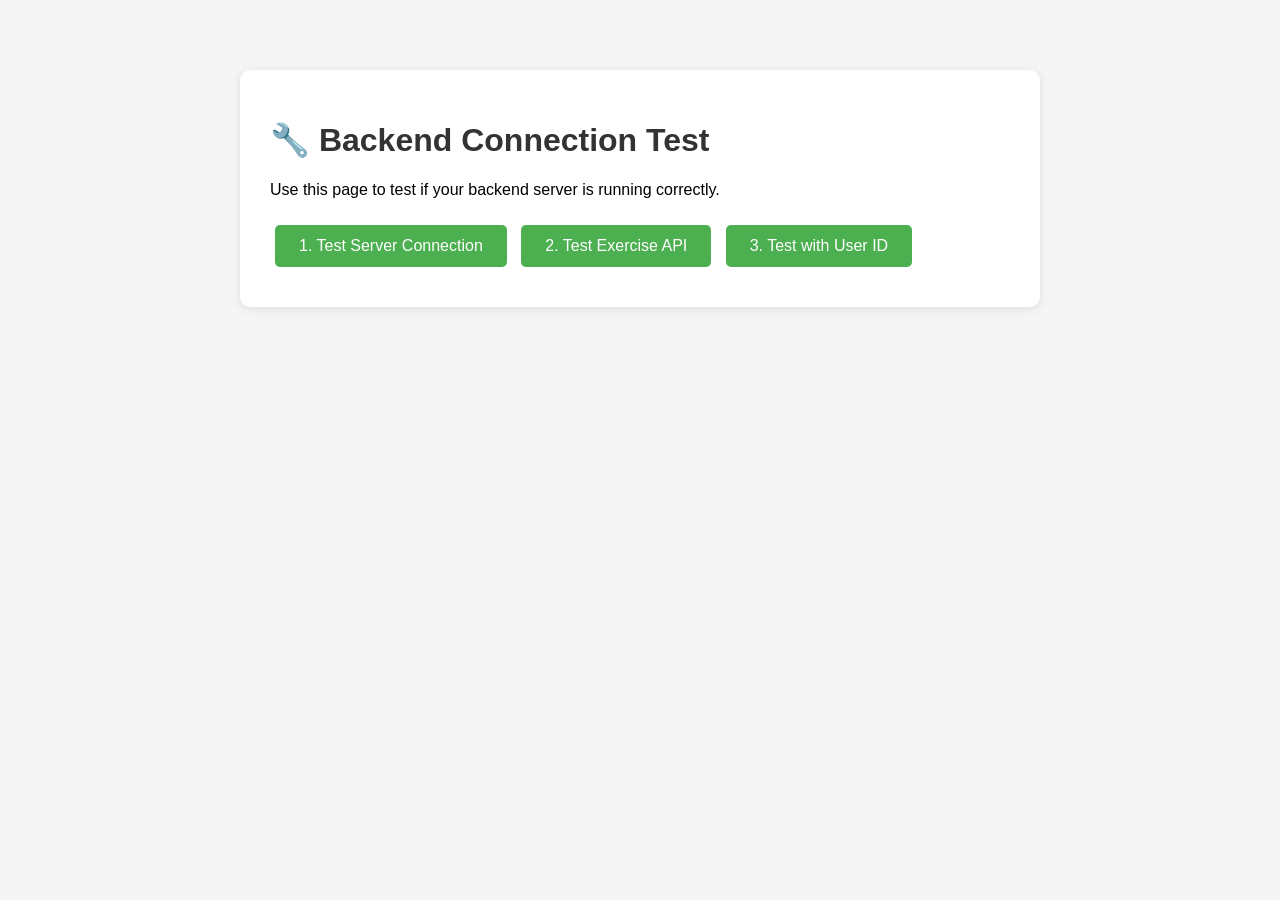
<file: frontend/test_backend.html>
<!DOCTYPE html>
<html lang="en">
<head>
    <meta charset="UTF-8">
    <meta name="viewport" content="width=device-width, initial-scale=1.0">
    <title>Backend Connection Test</title>
    <style>
        body {
            font-family: Arial, sans-serif;
            max-width: 800px;
            margin: 50px auto;
            padding: 20px;
            background: #f5f5f5;
        }
        .test-container {
            background: white;
            padding: 30px;
            border-radius: 10px;
            box-shadow: 0 2px 10px rgba(0,0,0,0.1);
        }
        h1 { color: #333; }
        button {
            background: #4CAF50;
            color: white;
            padding: 12px 24px;
            border: none;
            border-radius: 5px;
            cursor: pointer;
            font-size: 16px;
            margin: 10px 5px;
        }
        button:hover { background: #45a049; }
        .result {
            margin-top: 20px;
            padding: 15px;
            border-radius: 5px;
            white-space: pre-wrap;
            font-family: monospace;
        }
        .success { background: #d4edda; color: #155724; border: 1px solid #c3e6cb; }
        .error { background: #f8d7da; color: #721c24; border: 1px solid #f5c6cb; }
        .info { background: #d1ecf1; color: #0c5460; border: 1px solid #bee5eb; }
    </style>
</head>
<body>
    <div class="test-container">
        <h1>🔧 Backend Connection Test</h1>
        <p>Use this page to test if your backend server is running correctly.</p>
        
        <div>
            <button onclick="testServerConnection()">1. Test Server Connection</button>
            <button onclick="testExerciseAPI()">2. Test Exercise API</button>
            <button onclick="testWithRealUser()">3. Test with User ID</button>
        </div>
        
        <div id="result"></div>
    </div>

    <script>
        function showResult(message, type = 'info') {
            const resultDiv = document.getElementById('result');
            resultDiv.className = `result ${type}`;
            resultDiv.textContent = message;
        }

        async function testServerConnection() {
            showResult('Testing server connection...', 'info');
            
            try {
                const response = await fetch('http://localhost:5000/symptoms', {
                    method: 'GET'
                });
                
                if (response.ok) {
                    const data = await response.json();
                    showResult(`✅ SUCCESS!\n\nBackend server is running on http://localhost:5000\nSymptoms endpoint returned ${data.symptoms?.length || 0} symptoms`, 'success');
                } else {
                    showResult(`⚠️ Server responded but with error:\nStatus: ${response.status}\nMessage: ${response.statusText}`, 'error');
                }
            } catch (error) {
                showResult(`❌ FAILED!\n\nCannot connect to backend server.\n\nError: ${error.message}\n\nPlease ensure:\n1. Backend server is running\n2. Run: cd backend && python app.py\n3. Server should start on http://localhost:5000`, 'error');
            }
        }

        async function testExerciseAPI() {
            showResult('Testing exercise API endpoint...', 'info');
            
            try {
                const response = await fetch('http://localhost:5000/api/exercise/start', {
                    method: 'POST',
                    headers: { 'Content-Type': 'application/json' },
                    body: JSON.stringify({
                        userId: 999,
                        exerciseType: 'Test Exercise'
                    })
                });
                
                const data = await response.json();
                
                if (response.ok && data.success) {
                    showResult(`✅ SUCCESS!\n\nExercise API is working!\n\nResponse:\n${JSON.stringify(data, null, 2)}`, 'success');
                } else {
                    showResult(`⚠️ API responded but with error:\n\n${JSON.stringify(data, null, 2)}`, 'error');
                }
            } catch (error) {
                showResult(`❌ FAILED!\n\nError: ${error.message}\n\nThe exercise API endpoint is not responding.`, 'error');
            }
        }

        async function testWithRealUser() {
            const userId = prompt('Enter your user ID (check sessionStorage or use 1 for testing):');
            
            if (!userId) {
                showResult('Test cancelled - no user ID provided', 'info');
                return;
            }
            
            showResult(`Testing with user ID: ${userId}...`, 'info');
            
            try {
                // Test start exercise
                const startResponse = await fetch('http://localhost:5000/api/exercise/start', {
                    method: 'POST',
                    headers: { 'Content-Type': 'application/json' },
                    body: JSON.stringify({
                        userId: parseInt(userId),
                        exerciseType: 'Morning Yoga'
                    })
                });
                
                const startData = await startResponse.json();
                
                if (startData.success) {
                    showResult(`✅ SUCCESS!\n\nExercise started for user ${userId}\n\nExercise ID: ${startData.exercise_id}\n\nFull Response:\n${JSON.stringify(startData, null, 2)}`, 'success');
                } else {
                    showResult(`⚠️ Failed to start exercise:\n\n${JSON.stringify(startData, null, 2)}`, 'error');
                }
            } catch (error) {
                showResult(`❌ FAILED!\n\nError: ${error.message}`, 'error');
            }
        }
    </script>
</body>
</html>
</file>
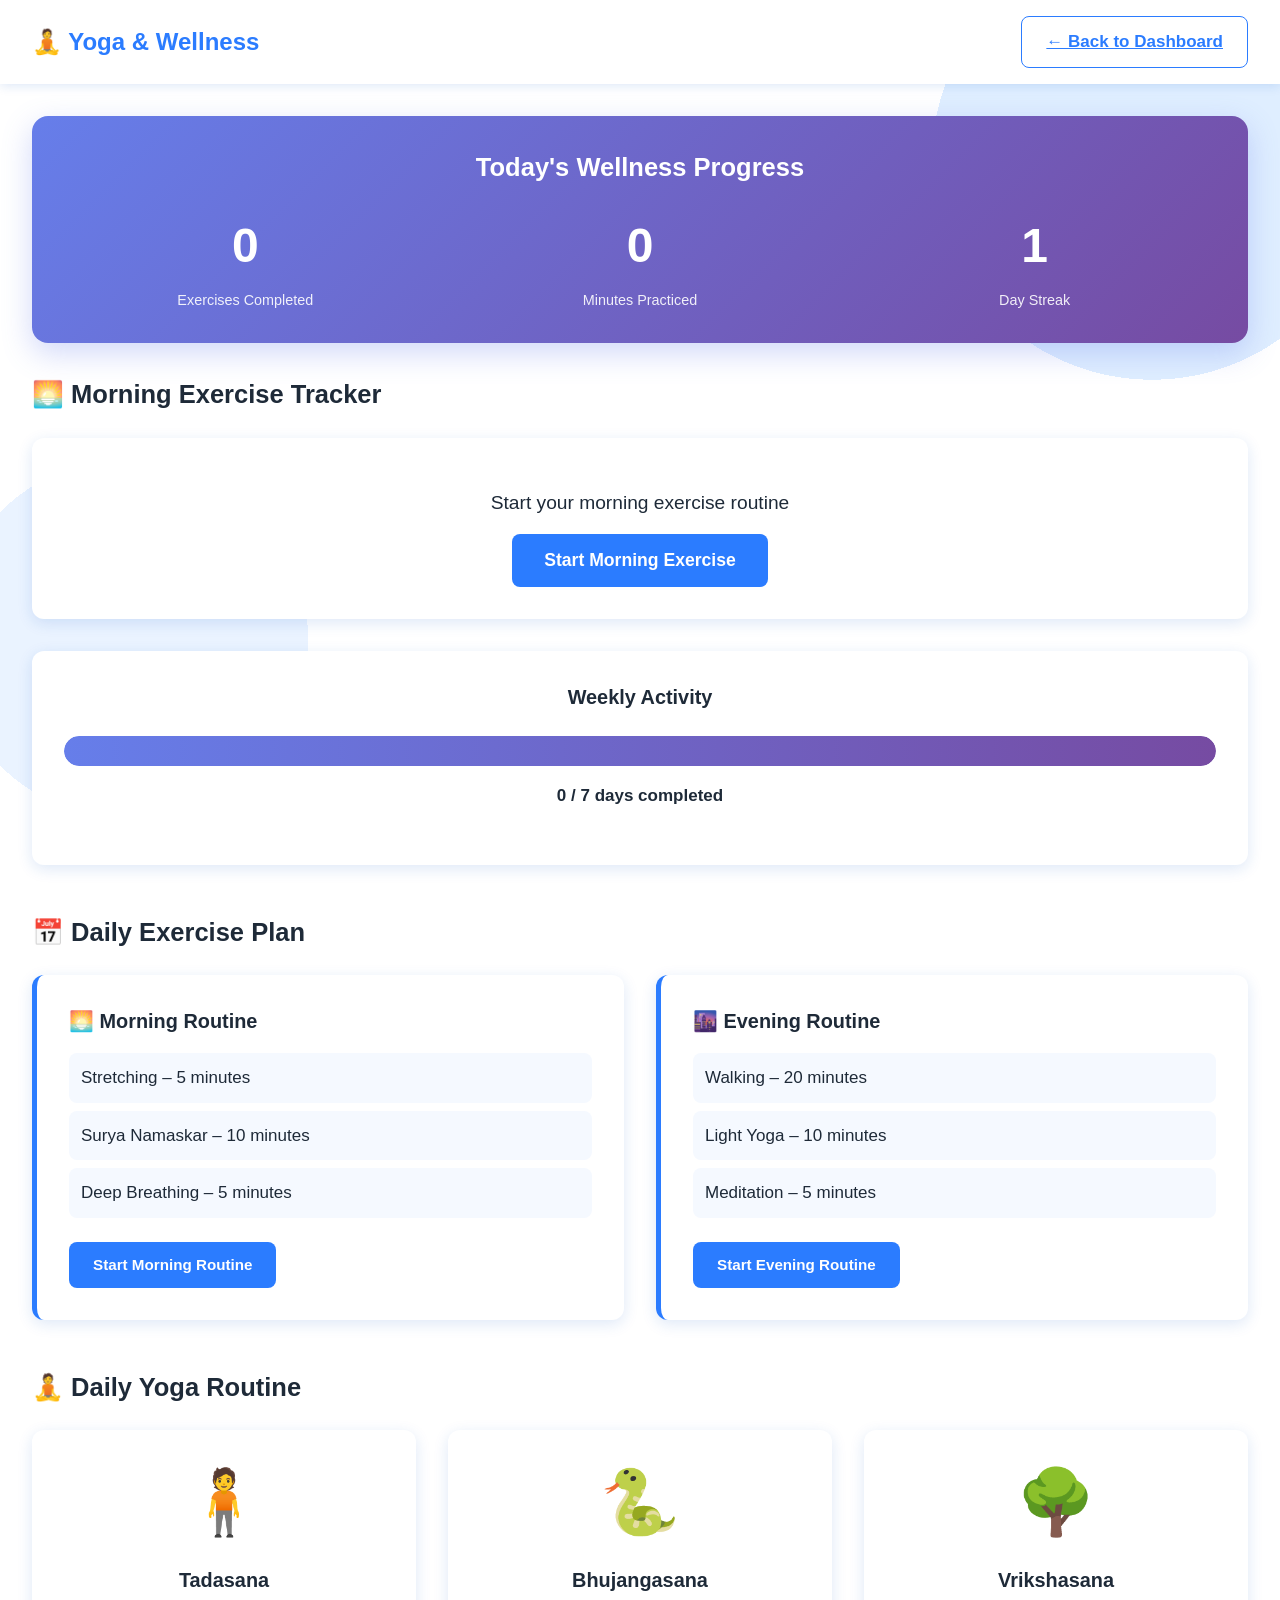
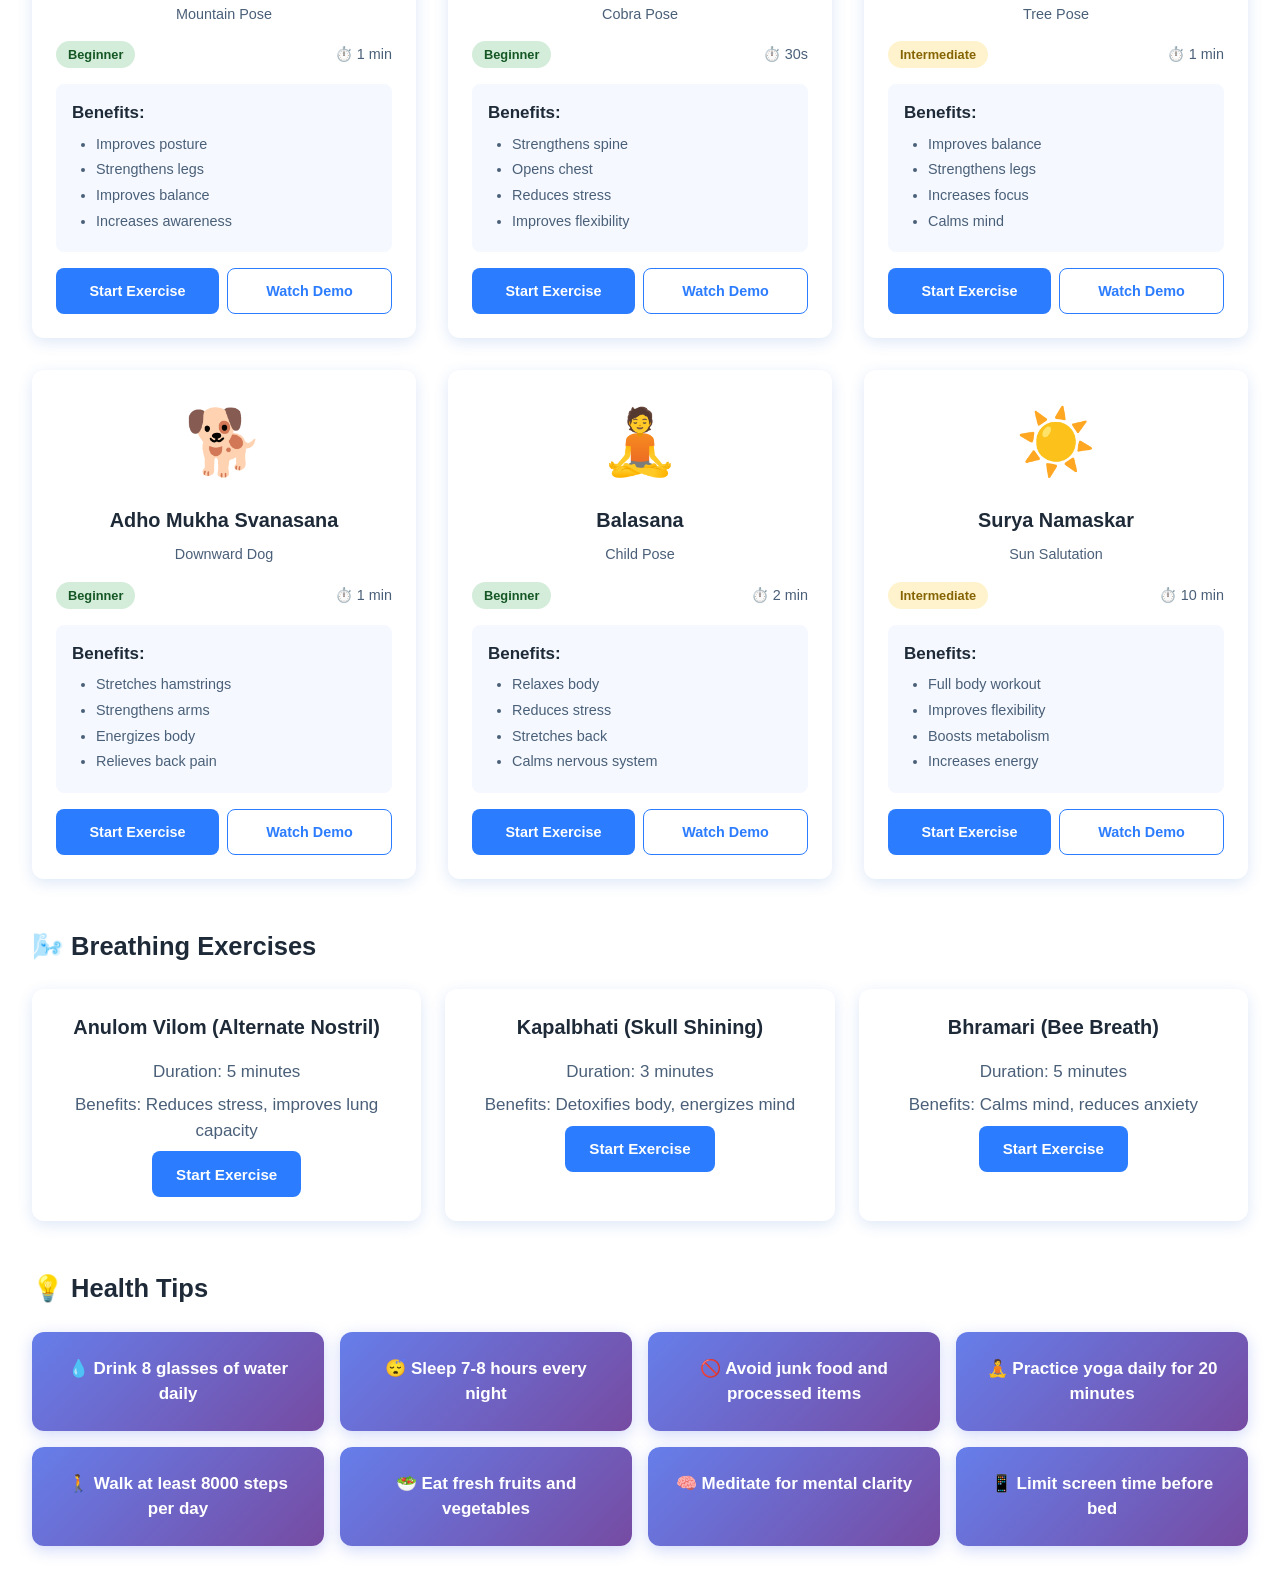
<file: frontend/yoga_wellness.html>
<!DOCTYPE html>
<html lang="en">
<head>
    <meta charset="UTF-8">
    <meta name="viewport" content="width=device-width, initial-scale=1.0">
    <title>Yoga & Wellness - Health AI</title>
    <link rel="stylesheet" href="style.css">
    <link rel="stylesheet" href="yoga_style.css">
</head>
<body>
    <!-- Navigation -->
    <nav class="dashboard-nav">
        <div class="nav-container">
            <div class="nav-brand">
                <h1>🧘 Yoga & Wellness</h1>
            </div>
            <div class="nav-menu">
                <a href="dashboard.html" class="btn-secondary">← Back to Dashboard</a>
            </div>
        </div>
    </nav>

    <main class="yoga-main">
        <!-- Wellness Progress -->
        <section class="wellness-progress">
            <h2>Today's Wellness Progress</h2>
            <div class="progress-stats">
                <div class="stat-item">
                    <span class="stat-value" id="completed-count">0</span>
                    <span class="stat-label">Exercises Completed</span>
                </div>
                <div class="stat-item">
                    <span class="stat-value" id="total-time">0</span>
                    <span class="stat-label">Minutes Practiced</span>
                </div>
                <div class="stat-item">
                    <span class="stat-value" id="streak-days">1</span>
                    <span class="stat-label">Day Streak</span>
                </div>
            </div>
        </section>

        <!-- Today's Exercise Tracker -->
        <section class="exercise-tracker">
            <h2>🌅 Morning Exercise Tracker</h2>
            <div class="tracker-card" id="tracker-card">
                <div id="exercise-status">
                    <p class="status-text">Start your morning exercise routine</p>
                    <button class="btn-primary btn-large" id="start-exercise-btn" onclick="startMorningExercise()">Start Morning Exercise</button>
                </div>
            </div>
            
            <!-- Weekly Progress -->
            <div class="weekly-progress">
                <h3>Weekly Activity</h3>
                <div class="progress-bar-container">
                    <div class="progress-bar" id="weekly-progress-bar"></div>
                </div>
                <p class="progress-text" id="progress-text">0 / 7 days completed</p>
                <div class="weekly-calendar" id="weekly-calendar">
                    <!-- Days will be loaded by JavaScript -->
                </div>
            </div>
        </section>

        <!-- Daily Routines -->
        <section class="daily-routines">
            <h2>📅 Daily Exercise Plan</h2>
            <div class="routine-grid">
                <div class="routine-card">
                    <h3>🌅 Morning Routine</h3>
                    <ul class="routine-list">
                        <li>Stretching – 5 minutes</li>
                        <li>Surya Namaskar – 10 minutes</li>
                        <li>Deep Breathing – 5 minutes</li>
                    </ul>
                    <button class="btn-primary" onclick="startRoutine('morning')">Start Morning Routine</button>
                </div>
                <div class="routine-card">
                    <h3>🌆 Evening Routine</h3>
                    <ul class="routine-list">
                        <li>Walking – 20 minutes</li>
                        <li>Light Yoga – 10 minutes</li>
                        <li>Meditation – 5 minutes</li>
                    </ul>
                    <button class="btn-primary" onclick="startRoutine('evening')">Start Evening Routine</button>
                </div>
            </div>
        </section>

        <!-- Yoga Poses -->
        <section class="yoga-poses">
            <h2>🧘 Daily Yoga Routine</h2>
            <div class="poses-grid" id="poses-grid">
                <!-- Poses will be loaded by JavaScript -->
            </div>
        </section>

        <!-- Breathing Exercises -->
        <section class="breathing-section">
            <h2>🌬️ Breathing Exercises</h2>
            <div class="breathing-grid">
                <div class="breathing-card">
                    <h3>Anulom Vilom (Alternate Nostril)</h3>
                    <p>Duration: 5 minutes</p>
                    <p>Benefits: Reduces stress, improves lung capacity</p>
                    <button class="btn-primary" onclick="startBreathing('anulom')">Start Exercise</button>
                </div>
                <div class="breathing-card">
                    <h3>Kapalbhati (Skull Shining)</h3>
                    <p>Duration: 3 minutes</p>
                    <p>Benefits: Detoxifies body, energizes mind</p>
                    <button class="btn-primary" onclick="startBreathing('kapalbhati')">Start Exercise</button>
                </div>
                <div class="breathing-card">
                    <h3>Bhramari (Bee Breath)</h3>
                    <p>Duration: 5 minutes</p>
                    <p>Benefits: Calms mind, reduces anxiety</p>
                    <button class="btn-primary" onclick="startBreathing('bhramari')">Start Exercise</button>
                </div>
            </div>
        </section>

        <!-- Health Tips -->
        <section class="health-tips">
            <h2>💡 Health Tips</h2>
            <div class="tips-grid">
                <div class="tip-card">💧 Drink 8 glasses of water daily</div>
                <div class="tip-card">😴 Sleep 7-8 hours every night</div>
                <div class="tip-card">🚫 Avoid junk food and processed items</div>
                <div class="tip-card">🧘 Practice yoga daily for 20 minutes</div>
                <div class="tip-card">🚶 Walk at least 8000 steps per day</div>
                <div class="tip-card">🥗 Eat fresh fruits and vegetables</div>
                <div class="tip-card">🧠 Meditate for mental clarity</div>
                <div class="tip-card">📱 Limit screen time before bed</div>
            </div>
        </section>
    </main>

    <!-- Exercise Timer Modal -->
    <div id="timer-modal" class="modal" style="display: none;">
        <div class="modal-content timer-content">
            <span class="close" onclick="closeTimer()">&times;</span>
            <h2 id="timer-pose-name">Exercise Timer</h2>
            <div class="timer-display">
                <div class="timer-circle">
                    <span id="timer-value">60</span>
                    <span class="timer-unit">seconds</span>
                </div>
            </div>
            <div class="timer-controls">
                <button id="start-timer-btn" class="btn-primary" onclick="startTimer()">Start</button>
                <button id="pause-timer-btn" class="btn-secondary" onclick="pauseTimer()" style="display: none;">Pause</button>
                <button id="reset-timer-btn" class="btn-secondary" onclick="resetTimer()">Reset</button>
            </div>
        </div>
    </div>

    <!-- Video Demo Modal -->
    <div id="video-modal" class="modal" style="display: none;">
        <div class="modal-content video-content">
            <span class="close" onclick="closeVideo()">&times;</span>
            <h2 id="video-pose-name">Pose Demonstration</h2>
            <div id="video-container" class="video-container"></div>
        </div>
    </div>

    <script src="yoga.js"></script>
</body>
</html>
</file>
<file: frontend/style.css>
:root {
    --bg-color: #ffffff;
    --bg-shape-1: #eaf3ff;
    --bg-shape-2: #dfeeff;
    --text-color: #1e2a38;
    --muted-text: #4a5f78;
    --card-color: #f5f9ff;
    --card-color-strong: #ebf3ff;
    --card-surface: #ffffff;
    --accent-color: #2b7cff;
    --accent-strong: #145cc8;
    --border-color: #c3d8fa;
    --shadow-color: rgba(20, 92, 200, 0.14);
    --danger-bg: #fff0f0;
    --danger-border: #f2b3b3;
    --danger-text: #8f1f1f;
}

body.dark-mode {
    --bg-color: #121212;
    --bg-shape-1: #1d2533;
    --bg-shape-2: #1a2330;
    --text-color: #f5f5f5;
    --muted-text: #c0ccdd;
    --card-color: #1e1e1e;
    --card-color-strong: #252525;
    --card-surface: #1e1e1e;
    --accent-color: #4da3ff;
    --accent-strong: #7bbdff;
    --border-color: #334660;
    --shadow-color: rgba(0, 0, 0, 0.38);
    --danger-bg: #391b1b;
    --danger-border: #7d2f2f;
    --danger-text: #ffbcbc;
}

body.color-blind-mode {
    --accent-color: #0072b2;
    --accent-strong: #00507d;
}

body.dark-mode.color-blind-mode {
    --accent-color: #4ea5d9;
    --accent-strong: #89c4e8;
}

* {
    box-sizing: border-box;
}

body {
    margin: 0;
    min-height: 100vh;
    font-family: "Segoe UI", Tahoma, Geneva, Verdana, sans-serif;
    font-size: 17px;
    background:
        radial-gradient(circle at 10% 20%, var(--bg-shape-1) 0, var(--bg-shape-1) 180px, transparent 180px),
        radial-gradient(circle at 90% 5%, var(--bg-shape-2) 0, var(--bg-shape-2) 220px, transparent 220px),
        var(--bg-color);
    color: var(--text-color);
    line-height: 1.5;
}

.page {
    width: min(1080px, 92vw);
    margin: 0 auto;
    padding: 2.5rem 0 3.5rem;
}

.top-nav {
    display: flex;
    gap: 0.7rem;
    margin-bottom: 1rem;
}

.settings-nav-btn {
    margin-left: auto;
}

.nav-tab {
    background: var(--card-surface);
    color: var(--text-color);
    border: 1px solid var(--border-color);
    border-radius: 10px;
    padding: 0.58rem 0.95rem;
    min-height: 44px;
    font-size: 0.95rem;
    font-weight: 700;
}

.nav-tab.active {
    background: var(--accent-color);
    color: #ffffff;
    border-color: var(--accent-color);
}

.hero {
    text-align: center;
    margin-bottom: 1.75rem;
    position: relative;
}

.chat-status {
    position: absolute;
    top: 0;
    right: 0;
    display: flex;
    align-items: center;
    gap: 0.5rem;
    padding: 0.5rem 0.8rem;
    background: var(--card-surface);
    border: 1px solid var(--border-color);
    border-radius: 20px;
    font-size: 0.85rem;
    color: var(--text-color);
}

.status-dot {
    width: 8px;
    height: 8px;
    border-radius: 50%;
    background: gray;
}

.chat-status.connected .status-dot {
    background: #27ae60;
    animation: pulse 2s infinite;
}

.chat-status.fallback .status-dot {
    background: #e69f00;
}

@keyframes pulse {
    0%, 100% { opacity: 1; }
    50% { opacity: 0.5; }
}

.hero-tag {
    display: inline-block;
    margin: 0;
    padding: 0.4rem 0.8rem;
    border-radius: 999px;
    background: var(--card-color-strong);
    color: var(--accent-strong);
    font-size: 0.85rem;
    font-weight: 700;
    letter-spacing: 0.04em;
}

.hero h1 {
    margin: 0.85rem 0 0.3rem;
    font-size: clamp(2rem, 3vw, 2.85rem);
    color: var(--text-color);
}

.hero-subtitle {
    margin: 0;
    color: var(--muted-text);
}

.panel {
    background: var(--card-color);
    border: 1px solid var(--border-color);
    border-radius: 16px;
    box-shadow: 0 10px 30px var(--shadow-color);
    padding: 1.35rem;
}

.symptom-form {
    display: grid;
    gap: 0.8rem;
}

.nlp-row {
    display: grid;
    grid-template-columns: 1fr auto;
    gap: 0.7rem;
    align-items: center;
}

#symptom-text {
    width: 100%;
    border: 1px solid var(--border-color);
    border-radius: 10px;
    background: var(--card-surface);
    color: var(--text-color);
    font-size: 1rem;
    padding: 0.75rem 0.9rem;
    min-height: 46px;
}

.secondary-button {
    background: var(--card-surface);
    color: var(--accent-strong);
    border: 1px solid var(--accent-color);
}

#nlp-status {
    min-height: 1.2rem;
}

.search-select {
    position: relative;
    border: 1px solid var(--border-color);
    border-radius: 12px;
    background: var(--card-surface);
    padding: 0.6rem;
}

.selected-tags {
    display: flex;
    flex-wrap: wrap;
    gap: 0.45rem;
    min-height: 1.8rem;
    margin-bottom: 0.5rem;
}

.tag {
    display: inline-flex;
    align-items: center;
    gap: 0.35rem;
    background: var(--card-color-strong);
    color: var(--accent-strong);
    border: 1px solid var(--border-color);
    border-radius: 999px;
    padding: 0.28rem 0.62rem;
    font-size: 0.88rem;
    font-weight: 600;
}

.tag button {
    all: unset;
    cursor: pointer;
    font-size: 0.9rem;
    line-height: 1;
    color: var(--accent-strong);
}

#symptom-search {
    width: 100%;
    border: none;
    outline: none;
    font-size: 0.98rem;
    color: var(--text-color);
    background: transparent;
}

.suggestions {
    list-style: none;
    margin: 0.45rem 0 0;
    padding: 0;
    border-top: 1px solid var(--border-color);
    max-height: 220px;
    overflow-y: auto;
}

.suggestions:empty {
    display: none;
}

.suggestion-item {
    padding: 0.5rem 0.2rem;
    border-radius: 8px;
    cursor: pointer;
    color: var(--text-color);
}

.suggestion-item:hover {
    background: var(--card-color-strong);
}

.suggestion-item:focus {
    outline: 2px solid var(--accent-color);
    background: var(--card-color-strong);
}

.field-label {
    font-weight: 700;
    color: var(--text-color);
}

.field-help {
    margin: 0;
    color: var(--muted-text);
    font-size: 0.9rem;
}

button {
    justify-self: start;
    border: none;
    border-radius: 10px;
    background: linear-gradient(135deg, var(--accent-color), var(--accent-strong));
    color: #ffffff;
    padding: 0.82rem 1.3rem;
    min-height: 46px;
    font-size: 1.02rem;
    font-weight: 700;
    cursor: pointer;
    transition: transform 0.2s ease, box-shadow 0.2s ease, background 0.2s ease;
}

button:hover {
    transform: translateY(-1px);
    box-shadow: 0 8px 20px var(--shadow-color);
}

button:active {
    transform: translateY(0);
}

.results {
    margin-top: 1.3rem;
    display: grid;
    gap: 0.9rem;
    grid-template-columns: repeat(auto-fit, minmax(220px, 1fr));
}

.chat-page {
    margin-top: 0.7rem;
}

.chat-card {
    background: var(--card-surface);
    border: 1px solid var(--border-color);
    border-radius: 16px;
    box-shadow: 0 10px 30px var(--shadow-color);
    padding: 1rem;
    display: grid;
    gap: 0.75rem;
}

.chat-header {
    font-size: 1.12rem;
    font-weight: 800;
    color: var(--text-color);
}

.chat-history {
    border: 1px solid var(--border-color);
    border-radius: 12px;
    background: var(--card-color);
    min-height: 280px;
    max-height: 380px;
    overflow-y: auto;
    padding: 0.75rem;
    display: grid;
    gap: 0.55rem;
}

.chat-msg {
    max-width: 82%;
    padding: 0.65rem 0.75rem;
    border-radius: 12px;
    border: 1px solid var(--border-color);
    line-height: 1.45;
    white-space: pre-wrap;
}

.chat-msg.user {
    justify-self: end;
    background: var(--accent-color);
    border-color: var(--accent-color);
    color: #ffffff;
}

.chat-msg.bot {
    justify-self: start;
    background: var(--card-surface);
    color: var(--text-color);
}

.chat-input-row {
    display: grid;
    grid-template-columns: 1fr auto;
    gap: 0.65rem;
}

.chat-input-row input {
    border: 1px solid var(--border-color);
    background: var(--card-surface);
    color: var(--text-color);
    border-radius: 10px;
    min-height: 46px;
    padding: 0.72rem 0.86rem;
    font-size: 1rem;
}

.chat-disclaimer {
    margin: 0;
    font-size: 0.9rem;
    color: var(--muted-text);
}

.chat-fab {
    position: fixed;
    right: 1.2rem;
    bottom: 1.2rem;
    width: 56px;
    height: 56px;
    border-radius: 999px;
    border: none;
    font-size: 1.35rem;
    display: inline-flex;
    align-items: center;
    justify-content: center;
    z-index: 30;
}

.settings-sidebar {
    position: fixed;
    top: 0;
    right: -320px;
    width: 320px;
    height: 100vh;
    background: var(--card-surface);
    border-left: 1px solid var(--border-color);
    box-shadow: -4px 0 20px var(--shadow-color);
    z-index: 1000;
    transition: right 0.3s ease;
    overflow-y: auto;
}

.settings-sidebar.open {
    right: 0;
}

.settings-overlay {
    position: fixed;
    top: 0;
    left: 0;
    width: 100%;
    height: 100%;
    background: rgba(0, 0, 0, 0.5);
    z-index: 999;
    opacity: 0;
    pointer-events: none;
    transition: opacity 0.3s ease;
}

.settings-overlay.active {
    opacity: 1;
    pointer-events: auto;
}

.settings-header {
    display: flex;
    justify-content: space-between;
    align-items: center;
    padding: 1.5rem;
    border-bottom: 1px solid var(--border-color);
}

.settings-header h2 {
    margin: 0;
    font-size: 1.5rem;
    color: var(--text-color);
}

.settings-close {
    background: transparent;
    color: var(--text-color);
    border: none;
    font-size: 1.5rem;
    width: 40px;
    height: 40px;
    padding: 0;
    min-height: unset;
    cursor: pointer;
    border-radius: 8px;
}

.settings-close:hover {
    background: var(--card-color);
    transform: none;
    box-shadow: none;
}

.settings-content {
    padding: 1.5rem;
}

.settings-section {
    margin-bottom: 2rem;
}

.settings-section h3 {
    margin: 0 0 1rem;
    font-size: 1.1rem;
    color: var(--muted-text);
    font-weight: 600;
}

.settings-toggle {
    display: flex;
    align-items: center;
    gap: 1rem;
    padding: 1rem;
    background: var(--card-color);
    border: 1px solid var(--border-color);
    border-radius: 12px;
    cursor: pointer;
    transition: background 0.2s ease;
}

.settings-toggle:hover {
    background: var(--card-color-strong);
}

.settings-toggle input[type="checkbox"] {
    position: absolute;
    opacity: 0;
    width: 0;
    height: 0;
}

.toggle-slider {
    position: relative;
    width: 50px;
    height: 26px;
    background: var(--border-color);
    border-radius: 26px;
    transition: background 0.3s ease;
    flex-shrink: 0;
}

.toggle-slider::before {
    content: '';
    position: absolute;
    width: 20px;
    height: 20px;
    left: 3px;
    top: 3px;
    background: white;
    border-radius: 50%;
    transition: transform 0.3s ease;
}

.settings-toggle input[type="checkbox"]:checked + .toggle-slider {
    background: var(--accent-color);
}

.settings-toggle input[type="checkbox"]:checked + .toggle-slider::before {
    transform: translateX(24px);
}

.toggle-label {
    flex: 1;
    font-size: 1rem;
    font-weight: 600;
    color: var(--text-color);
}

.chat-float {
    position: fixed;
    right: 1.2rem;
    bottom: 5.2rem;
    width: min(360px, 92vw);
    background: var(--card-surface);
    border: 1px solid var(--border-color);
    border-radius: 14px;
    box-shadow: 0 14px 34px var(--shadow-color);
    padding: 0.8rem;
    display: grid;
    gap: 0.6rem;
    z-index: 35;
}

.chat-float .chat-history {
    min-height: 220px;
    max-height: 260px;
}

.result-box {
    background: var(--card-surface);
    border: 1px solid var(--border-color);
    border-left: 5px solid var(--accent-color);
    border-radius: 14px;
    padding: 1.08rem;
    box-shadow: 0 6px 16px var(--shadow-color);
}

.result-box h2,
.result-box h3 {
    margin: 0 0 0.4rem;
    font-size: 1.14rem;
    color: var(--text-color);
}

.result-box p {
    margin: 0;
    color: var(--text-color);
    line-height: 1.5;
}

.predictions-list {
    margin: 0;
    padding-left: 1rem;
    color: var(--text-color);
}

.predictions-list li {
    margin-bottom: 0.35rem;
}

.medlineplus-section {
    border-left: 5px solid #0066cc !important;
    background: linear-gradient(to right, rgba(0, 102, 204, 0.05), transparent);
}

.medlineplus-section h3 {
    color: #0066cc;
}

.medlineplus-link {
    display: inline-block;
    margin-top: 0.8rem;
    padding: 0.6rem 1rem;
    background-color: #0066cc;
    color: white;
    text-decoration: none;
    border-radius: 8px;
    font-weight: 600;
    transition: background-color 0.3s ease, transform 0.2s ease;
}

.medlineplus-link:hover {
    background-color: #0052a3;
    transform: translateY(-2px);
    box-shadow: 0 4px 12px rgba(0, 102, 204, 0.3);
}

.related-topics {
    margin-top: 1rem;
    padding: 0.8rem;
    background-color: rgba(0, 102, 204, 0.08);
    border-radius: 8px;
    border-left: 3px solid #0066cc;
}

.related-topics p {
    margin: 0;
    font-size: 0.95rem;
    color: var(--text-color);
}

.emergency-box {
    margin-top: 1rem;
    border: 1px solid var(--danger-border);
    background: var(--danger-bg);
    color: var(--danger-text);
    border-radius: 12px;
    padding: 0.9rem 1rem;
    font-weight: 700;
}

.hidden {
    display: none;
}

.disclaimer {
    margin: 1.1rem 0 0;
    font-size: 0.94rem;
    color: var(--text-color);
    background: var(--card-color);
    border: 1px solid var(--border-color);
    border-radius: 12px;
    padding: 0.85rem;
}

button:focus,
input:focus,
.settings-switch:focus-within {
    outline: 3px solid var(--accent-color);
    outline-offset: 2px;
}

body.color-blind-mode .result-box {
    border-left-color: #e69f00;
}

body.color-blind-mode .emergency-box {
    border-color: #cc79a7;
    color: #6a2750;
    background: #ffeefa;
}

body.color-blind-mode button {
    background: linear-gradient(135deg, #0072b2, #00507d);
}

body.color-blind-mode .nav-tab.active {
    background: #0072b2;
    border-color: #0072b2;
}

body.color-blind-mode .chat-msg.user {
    background: #0072b2;
    border-color: #0072b2;
}

@media (max-width: 640px) {
    .page {
        width: min(1080px, 94vw);
        padding-top: 1.2rem;
    }

    .chat-status {
        position: static;
        display: inline-flex;
        margin-bottom: 0.8rem;
    }

    .settings-sidebar {
        width: 100%;
        right: -100%;
    }

    .settings-sidebar.open {
        right: 0;
    }

    .top-nav {
        flex-wrap: wrap;
    }

    .settings-nav-btn {
        margin-left: 0;
    }

    .panel {
        padding: 1rem;
    }

    .chat-input-row {
        grid-template-columns: 1fr;
    }

    .nlp-row {
        grid-template-columns: 1fr;
    }

    button {
        width: 100%;
        justify-self: stretch;
    }

    .chat-fab {
        width: 52px;
        height: 52px;
    }
}

/* ======================== AUTHENTICATION PAGES ======================== */

.auth-page {
    background: linear-gradient(135deg, var(--bg-shape-1) 0%, var(--bg-shape-2) 100%);
    min-height: 100vh;
    display: flex;
    align-items: center;
    justify-content: center;
    font-family: -apple-system, BlinkMacSystemFont, 'Segoe UI', Roboto, sans-serif;
}

.auth-container {
    display: grid;
    grid-template-columns: 1fr 1fr;
    max-width: 1200px;
    width: 90%;
    gap: 3rem;
    align-items: center;
}

.auth-box {
    background: var(--card-surface);
    border-radius: 16px;
    padding: 3rem;
    box-shadow: 0 10px 40px var(--shadow-color);
}

.auth-header {
    text-align: center;
    margin-bottom: 2rem;
}

.auth-header h1 {
    font-size: 2rem;
    color: var(--accent-color);
    margin: 0;
}

.auth-header .tag-line {
    color: var(--muted-text);
    font-size: 0.9rem;
    margin: 0.5rem 0 0;
}

.auth-form {
    display: flex;
    flex-direction: column;
    gap: 1.5rem;
}

.auth-form h2 {
    font-size: 1.5rem;
    color: var(--text-color);
    margin: 0;
}

.form-subtitle {
    color: var(--muted-text);
    font-size: 0.95rem;
    margin: 0;
}

.form-group {
    display: flex;
    flex-direction: column;
    gap: 0.5rem;
}

.form-group label {
    font-weight: 600;
    color: var(--text-color);
}

.form-group input,
.form-group select {
    padding: 0.75rem 1rem;
    border: 1px solid var(--border-color);
    border-radius: 8px;
    background: var(--card-color);
    color: var(--text-color);
    font-size: 0.95rem;
    transition: all 0.3s ease;
}

.form-group input:focus,
.form-group select:focus {
    outline: none;
    border-color: var(--accent-color);
    box-shadow: 0 0 0 3px rgba(43, 124, 255, 0.1);
}

.form-group.checkbox {
    flex-direction: row;
    align-items: center;
    gap: 0.5rem;
}

.form-group.checkbox input {
    width: auto;
}

.form-message {
    padding: 1rem;
    border-radius: 8px;
    text-align: center;
    font-weight: 500;
}

.form-message.success {
    background: #d4edda;
    color: #155724;
    border: 1px solid #c3e6cb;
}

.form-message.error {
    background: #f8d7da;
    color: #721c24;
    border: 1px solid #f5c6cb;
}

.btn-primary {
    padding: 0.75rem 1.5rem;
    background: var(--accent-color);
    color: white;
    border: none;
    border-radius: 8px;
    font-weight: 600;
    cursor: pointer;
    transition: all 0.3s ease;
    font-size: 0.95rem;
}

.btn-primary:hover {
    background: var(--accent-strong);
    transform: translateY(-2px);
    box-shadow: 0 5px 15px var(--shadow-color);
}

.btn-secondary {
    padding: 0.75rem 1.5rem;
    background: transparent;
    color: var(--accent-color);
    border: 1.5px solid var(--accent-color);
    border-radius: 8px;
    font-weight: 600;
    cursor: pointer;
    transition: all 0.3s ease;
}

.btn-secondary:hover {
    background: var(--accent-color);
    color: white;
}

.btn-danger {
    background: #dc3545;
    color: white;
    border: none;
    padding: 0.75rem 1.5rem;
    border-radius: 8px;
    cursor: pointer;
    font-weight: 600;
    transition: all 0.3s ease;
}

.btn-danger:hover {
    background: #c82333;
}

.btn-logout {
    background: #dc3545;
    color: white;
    border: none;
    padding: 0.5rem 1rem;
    border-radius: 6px;
    cursor: pointer;
    font-weight: 600;
}

.auth-link {
    text-align: center;
    color: var(--muted-text);
}

.auth-link a {
    color: var(--accent-color);
    text-decoration: none;
    font-weight: 600;
    transition: color 0.3s ease;
}

.auth-link a:hover {
    color: var(--accent-strong);
    text-decoration: underline;
}

.auth-info {
    display: flex;
    flex-direction: column;
    justify-content: center;
    gap: 1.5rem;
}

.info-content h3 {
    font-size: 1.5rem;
    color: var(--text-color);
    margin: 0 0 1rem;
}

.benefits-list {
    list-style: none;
    padding: 0;
    margin: 0;
    display: flex;
    flex-direction: column;
    gap: 0.75rem;
}

.benefits-list li {
    color: var(--muted-text);
    font-size: 0.95rem;
}

@media (max-width: 768px) {
    .auth-container {
        grid-template-columns: 1fr;
        gap: 1rem;
    }

    .auth-box {
        padding: 2rem;
    }

    .auth-info {
        display: none;
    }

    .auth-header h1 {
        font-size: 1.5rem;
    }
}

/* ======================== DASHBOARD ======================== */

.dashboard-nav {
    background: var(--card-surface);
    box-shadow: 0 2px 10px var(--shadow-color);
    position: sticky;
    top: 0;
    z-index: 100;
}

.nav-container {
    max-width: 1400px;
    margin: 0 auto;
    padding: 1rem 2rem;
    display: flex;
    justify-content: space-between;
    align-items: center;
}

.nav-brand {
    display: flex;
    align-items: center;
    gap: 1rem;
}

.nav-brand h1 {
    font-size: 1.5rem;
    color: var(--accent-color);
    margin: 0;
}

.role-badge {
    background: var(--accent-color);
    color: white;
    padding: 0.25rem 0.75rem;
    border-radius: 20px;
    font-size: 0.8rem;
    font-weight: 600;
}

.nav-menu {
    display: flex;
    align-items: center;
    gap: 1.5rem;
}

.user-name {
    color: var(--text-color);
    font-weight: 500;
}

.dashboard-main {
    max-width: 1400px;
    margin: 2rem auto;
    padding: 0 2rem;
}

.dashboard-header {
    margin-bottom: 2rem;
}

.dashboard-header h2 {
    font-size: 2rem;
    color: var(--text-color);
    margin: 0 0 0.5rem;
}

.dashboard-header p {
    color: var(--muted-text);
    margin: 0;
}

.dashboard-grid {
    display: grid;
    grid-template-columns: repeat(auto-fit, minmax(280px, 1fr));
    gap: 1.5rem;
    margin-bottom: 2rem;
}

.dashboard-card {
    background: var(--card-surface);
    border-radius: 12px;
    padding: 2rem;
    box-shadow: 0 2px 10px var(--shadow-color);
    display: flex;
    flex-direction: column;
    align-items: center;
    text-align: center;
    transition: transform 0.3s ease, box-shadow 0.3s ease;
    cursor: pointer;
}

.dashboard-card:hover {
    transform: translateY(-5px);
    box-shadow: 0 5px 20px var(--shadow-color);
}

.card-icon {
    font-size: 3rem;
    margin-bottom: 1rem;
}

.dashboard-card h3 {
    font-size: 1.2rem;
    color: var(--text-color);
    margin: 0 0 0.5rem;
}

.dashboard-card p {
    color: var(--muted-text);
    font-size: 0.9rem;
    margin: 0 0 1rem;
}

.dashboard-card .btn-primary {
    align-self: stretch;
}

.dashboard-section {
    background: var(--card-surface);
    border-radius: 12px;
    padding: 1.5rem;
    margin-bottom: 2rem;
    box-shadow: 0 2px 10px var(--shadow-color);
}

.dashboard-section h3 {
    color: var(--text-color);
    margin: 0 0 1.5rem;
    font-size: 1.2rem;
}

.alerts-list {
    display: flex;
    flex-direction: column;
    gap: 1rem;
}

.alert-item {
    background: var(--card-color);
    padding: 1rem;
    border-radius: 8px;
    border-left: 4px solid var(--accent-color);
}

.alert-time {
    font-weight: 600;
    color: var(--text-color);
    margin-bottom: 0.5rem;
}

.alert-location,
.alert-status {
    color: var(--muted-text);
    font-size: 0.9rem;
}

.status-badge {
    padding: 0.25rem 0.75rem;
    border-radius: 4px;
    font-size: 0.8rem;
    font-weight: 600;
}

.status-badge.pending {
    background: #fff3cd;
    color: #856404;
}

.status-badge.resolved {
    background: #d4edda;
    color: #155724;
}

.empty-state {
    text-align: center;
    color: var(--muted-text);
    padding: 2rem;
}

.doctor-controls,
.hospital-controls {
    display: flex;
    gap: 1rem;
    margin-bottom: 1.5rem;
}

.emergency-list {
    display: flex;
    flex-direction: column;
    gap: 1rem;
}

.request-card {
    background: var(--card-color);
    border: 1px solid var(--border-color);
    border-left: 4px solid #ff6b6b;
    border-radius: 8px;
    padding: 1.5rem;
}

.request-header {
    display: flex;
    justify-content: space-between;
    align-items: center;
    margin-bottom: 1rem;
}

.request-header h4 {
    margin: 0;
    color: var(--text-color);
}

.request-time {
    font-size: 0.85rem;
    color: var(--muted-text);
}

.request-details p {
    margin: 0.5rem 0;
    color: var(--muted-text);
}

.hospital-alert-item {
    background: var(--card-color);
    border-left: 4px solid #dc3545;
    border-radius: 8px;
    padding: 1.5rem;
    margin-bottom: 1rem;
}

.alert-header {
    display: flex;
    justify-content: space-between;
    align-items: center;
    margin-bottom: 1rem;
}

.alert-header h5 {
    margin: 0;
    color: var(--text-color);
}

.severity-badge {
    padding: 0.25rem 0.75rem;
    border-radius: 4px;
    font-size: 0.8rem;
    font-weight: 600;
}

.severity-badge.critical {
    background: #dc3545;
    color: white;
}

.alert-info p {
    margin: 0.5rem 0;
    color: var(--muted-text);
}

.stat-card {
    background: var(--card-color);
    border-radius: 8px;
    padding: 1.5rem;
    text-align: center;
}

.stat-card h4 {
    color: var(--muted-text);
    font-size: 0.9rem;
    margin: 0 0 0.75rem;
    font-weight: 500;
}

.stat-number {
    font-size: 2rem;
    font-weight: 700;
    color: var(--accent-color);
    margin: 0;
}

.modal {
    position: fixed;
    z-index: 1000;
    left: 0;
    top: 0;
    width: 100%;
    height: 100%;
    background-color: rgba(0, 0, 0, 0.5);
    display: flex;
    align-items: center;
    justify-content: center;
}

.modal-content {
    background: var(--card-surface);
    padding: 2rem;
    border-radius: 12px;
    width: 90%;
    max-width: 500px;
    max-height: 80vh;
    overflow-y: auto;
}

.close {
    float: right;
    font-size: 1.5rem;
    cursor: pointer;
    color: var(--muted-text);
}

.modal-body {
    margin-top: 1rem;
}

/* ======================== SOS PAGE ======================== */

.sos-page {
    background: linear-gradient(135deg, var(--bg-shape-1) 0%, var(--bg-shape-2) 100%);
    min-height: 100vh;
    padding-bottom: 2rem;
}

.sos-nav {
    background: var(--card-surface);
    box-shadow: 0 2px 10px var(--shadow-color);
    position: sticky;
    top: 0;
    z-index: 100;
}

.sos-nav .nav-back {
    color: var(--accent-color);
    text-decoration: none;
    font-weight: 600;
    transition: color 0.3s ease;
}

.sos-nav .nav-back:hover {
    color: var(--accent-strong);
}

.sos-container {
    max-width: 800px;
    margin: 2rem auto;
    padding: 0 1rem;
}

.sos-info {
    background: var(--card-surface);
    border-radius: 12px;
    padding: 2rem;
    box-shadow: 0 2px 10px var(--shadow-color);
    margin-bottom: 2rem;
}

.sos-info h2 {
    color: var(--text-color);
    margin-bottom: 0.5rem;
}

.sos-info > p {
    color: var(--muted-text);
    margin-bottom: 1rem;
}

.info-box {
    background: var(--card-color);
    border-left: 4px solid var(--accent-color);
    padding: 1rem;
    border-radius: 8px;
}

.info-box p {
    margin: 0.5rem 0;
    color: var(--muted-text);
}

.sos-button-section {
    display: flex;
    flex-direction: column;
    align-items: center;
    margin-bottom: 2rem;
}

.sos-button-container {
    position: relative;
    display: flex;
    align-items: center;
    justify-content: center;
    margin-bottom: 2rem;
}

.sos-button {
    width: 200px;
    height: 200px;
    border-radius: 50%;
    background: linear-gradient(135deg, #dc3545, #ff6b6b);
    border: none;
    color: white;
    font-size: 2rem;
    font-weight: 700;
    cursor: pointer;
    display: flex;
    flex-direction: column;
    align-items: center;
    justify-content: center;
    gap: 0.75rem;
    box-shadow: 0 10px 30px rgba(220, 53, 69, 0.3);
    transition: transform 0.2s ease;
    z-index: 2;
    position: relative;
}

.sos-button:active {
    transform: scale(0.95);
}

.sos-icon {
    font-size: 4rem;
    animation: pulse-icon 1.5s infinite;
}

.sos-text {
    font-size: 0.9rem;
    letter-spacing: 2px;
}

@keyframes pulse-icon {
    0%,
    100% {
        transform: scale(1);
    }
    50% {
        transform: scale(1.1);
    }
}

.pulse-ring {
    position: absolute;
    width: 200px;
    height: 200px;
    border: 3px solid rgba(220, 53, 69, 0.5);
    border-radius: 50%;
    animation: pulse 2s infinite;
}

.pulse-ring.delay-1 {
    animation-delay: 0.3s;
}

.pulse-ring.delay-2 {
    animation-delay: 0.6s;
}

@keyframes pulse {
    0% {
        transform: scale(1);
        opacity: 1;
    }
    100% {
        transform: scale(1.4);
        opacity: 0;
    }
}

.countdown-section {
    background: var(--card-surface);
    border-radius: 12px;
    padding: 2rem;
    text-align: center;
    box-shadow: 0 2px 10px var(--shadow-color);
}

.countdown-title {
    font-size: 1.1rem;
    color: var(--muted-text);
    margin-bottom: 1rem;
}

.countdown-timer {
    display: flex;
    align-items: flex-start;
    justify-content: center;
    gap: 0.5rem;
    margin-bottom: 1.5rem;
}

.countdown-timer #countdown-value {
    font-size: 3rem;
    font-weight: 700;
    color: #dc3545;
}

.countdown-unit {
    font-size: 1rem;
    color: var(--muted-text);
    align-self: flex-start;
    margin-top: 0.5rem;
}

.success-message,
.error-message {
    border-radius: 12px;
    padding: 2rem;
    box-shadow: 0 2px 10px var(--shadow-color);
}

.success-message {
    background: #d4edda;
    border: 1px solid #c3e6cb;
    color: #155724;
}

.error-message {
    background: #f8d7da;
    border: 1px solid #f5c6cb;
    color: #721c24;
}

.alert-box h3 {
    margin-top: 0;
    margin-bottom: 0.5rem;
}

.alert-box p {
    margin: 0.5rem 0;
}

.alert-details {
    background: rgba(0, 0, 0, 0.05);
    padding: 1rem;
    border-radius: 8px;
    margin: 1rem 0;
    text-align: left;
}

.alert-details p {
    margin: 0.25rem 0;
    font-size: 0.9rem;
}

.sos-instructions {
    background: var(--card-surface);
    border-radius: 12px;
    padding: 2rem;
    box-shadow: 0 2px 10px var(--shadow-color);
    margin-bottom: 2rem;
}

.sos-instructions h3 {
    color: var(--text-color);
    margin-bottom: 1.5rem;
}

.instruction-grid {
    display: grid;
    grid-template-columns: repeat(auto-fit, minmax(250px, 1fr));
    gap: 1.5rem;
}

.instruction-card {
    background: var(--card-color);
    padding: 1.5rem;
    border-radius: 8px;
    border-left: 4px solid var(--accent-color);
}

.instruction-card h4 {
    margin: 0 0 1rem;
    color: var(--text-color);
}

.instruction-card ul {
    list-style: none;
    padding: 0;
    margin: 0;
}

.instruction-card li {
    color: var(--muted-text);
    font-size: 0.9rem;
    margin-bottom: 0.5rem;
}

.emergency-contacts {
    background: var(--card-surface);
    border-radius: 12px;
    padding: 2rem;
    box-shadow: 0 2px 10px var(--shadow-color);
}

.emergency-contacts h3 {
    color: var(--text-color);
    margin-bottom: 1.5rem;
}

.contacts-grid {
    display: grid;
    grid-template-columns: repeat(auto-fit, minmax(150px, 1fr));
    gap: 1rem;
}

.contact-button a {
    display: block;
    padding: 1rem;
    border-radius: 8px;
    text-decoration: none;
    text-align: center;
    font-weight: 600;
    transition: all 0.3s ease;
}

@media (max-width: 768px) {
    .dashboard-grid {
        grid-template-columns: 1fr;
    }

    .sos-button {
        width: 150px;
        height: 150px;
        font-size: 1.5rem;
    }

    .sos-icon {
        font-size: 3rem;
    }

    .pulse-ring {
        width: 150px;
        height: 150px;
    }

    .instruction-grid {
        grid-template-columns: 1fr;
    }
}

/* ======================== HOSPITAL LAYOUT WITH MAP ======================== */

.hospital-layout {
    display: grid;
    grid-template-columns: 350px 1fr;
    gap: 1.5rem;
    margin-bottom: 2rem;
}

.hospital-sidebar {
    background: var(--card-surface);
    border-radius: 12px;
    padding: 1.5rem;
    box-shadow: 0 2px 10px var(--shadow-color);
    max-height: calc(100vh - 300px);
    overflow-y: auto;
}

.location-section {
    margin-bottom: 1.5rem;
    padding-bottom: 1.5rem;
    border-bottom: 1px solid var(--border-color);
}

.location-info {
    margin-bottom: 1rem;
}

.location-info p {
    margin: 0.5rem 0;
    color: var(--text-color);
    font-size: 0.9rem;
}

.location-coords {
    background: var(--card-color);
    padding: 0.75rem;
    border-radius: 6px;
    font-family: monospace;
    font-size: 0.85rem;
    color: var(--accent-color);
    font-weight: 600;
}

.location-input-group {
    display: flex;
    flex-direction: column;
    gap: 0.25rem;
    margin-top: 0.75rem;
}

.location-input {
    padding: 0.25rem;
    border: 1px solid var(--border-color);
    border-radius: 6px;
    background: var(--card-color);
    color: var(--text-color);
    font-size: 0.85rem;
}

.filter-section {
    margin-bottom: 1.5rem;
    padding-bottom: 1.5rem;
    border-bottom: 1px solid var(--border-color);
}

.filter-section h4 {
    margin: 0 0 1rem;
    color: var(--text-color);
    font-size: 0.95rem;
}

.filter-section label {
    display: block;
    color: var(--text-color);
    font-weight: 600;
    font-size: 0.85rem;
    margin: 0.75rem 0 0.5rem;
}

.filter-section label:first-child {
    margin-top: 0;
}

.range-slider {
    width: 100%;
    margin-bottom: 0.75rem;
    cursor: pointer;
}

.filter-select {
    width: 100%;
    padding: 0.5rem;
    border: 1px solid var(--border-color);
    border-radius: 6px;
    background: var(--card-color);
    color: var(--text-color);
    margin-bottom: 0.75rem;
    font-size: 0.9rem;
}

.hospitals-sidebar-list {
    margin-top: 1.5rem;
}

.hospitals-sidebar-list h4 {
    margin: 0 0 1rem;
    color: var(--text-color);
    font-size: 0.95rem;
}

.sidebar-hospitals {
    display: flex;
    flex-direction: column;
    gap: 0.75rem;
    max-height: 400px;
    overflow-y: auto;
}

.sidebar-hospital-item {
    background: var(--card-color);
    padding: 0.75rem;
    border-radius: 8px;
    border-left: 3px solid var(--accent-color);
    cursor: pointer;
    transition: all 0.3s ease;
    font-size: 0.9rem;
}

.sidebar-hospital-item:hover {
    background: var(--card-color-strong);
    transform: translateX(3px);
}

.sidebar-item-header {
    display: flex;
    justify-content: space-between;
    align-items: flex-start;
    margin-bottom: 0.5rem;
    gap: 0.5rem;
}

.sidebar-item-header h5 {
    margin: 0;
    color: var(--text-color);
    font-size: 0.85rem;
    font-weight: 600;
    flex: 1;
}

.distance-badge {
    background: var(--accent-color);
    color: white;
    padding: 0.2rem 0.5rem;
    border-radius: 4px;
    font-weight: 600;
    font-size: 0.75rem;
    white-space: nowrap;
}

.sidebar-item-body {
    margin-bottom: 0.5rem;
}

.sidebar-item-body .rating {
    margin: 0;
    color: var(--muted-text);
    font-size: 0.8rem;
}

.sidebar-item-body .services {
    margin: 0.25rem 0 0;
    color: var(--muted-text);
    font-size: 0.75rem;
}

.map-section {
    background: var(--card-surface);
    border-radius: 12px;
    overflow: hidden;
    box-shadow: 0 2px 10px var(--shadow-color);
    position: relative;
}

.hospital-map-container {
    width: 100%;
    height: 600px;
    background: #e0e0e0;
    position: relative;
    border-radius: 12px;
    overflow: hidden;
}

.map-loading {
    position: absolute;
    top: 50%;
    left: 50%;
    transform: translate(-50%, -50%);
    background: white;
    padding: 1rem 2rem;
    border-radius: 8px;
    color: var(--muted-text);
    z-index: 10;
}

.map-legend {
    position: absolute;
    bottom: 10px;
    right: 10px;
    background: white;
    padding: 1rem;
    border-radius: 8px;
    box-shadow: 0 2px 8px rgba(0, 0, 0, 0.2);
    z-index: 100;
    font-size: 0.85rem;
}

.legend-item {
    display: flex;
    align-items: center;
    gap: 0.5rem;
    margin-bottom: 0.5rem;
    color: var(--text-color);
}

.legend-item:last-child {
    margin-bottom: 0;
}

.legend-marker {
    display: inline-block;
    width: 12px;
    height: 12px;
    border-radius: 50%;
    font-size: 1rem;
    line-height: 0.5;
}

/* Map Info Window Styles */
.map-infowindow {
    font-family: Arial, sans-serif;
    width: 250px;
    padding: 0.5rem;
    font-size: 0.85rem;
    color: #333;
}

.map-infowindow h4 {
    margin: 0 0 0.5rem;
    color: #1e2a38;
    font-size: 0.95rem;
}

.map-infowindow p {
    margin: 0.25rem 0;
    color: #666;
}

.map-infowindow .btn-small {
    width: 100%;
    padding: 0.4rem;
    font-size: 0.75rem;
}

/* ======================== RESPONSIVE HOSPITAL LAYOUT ======================== */

@media (max-width: 1200px) {
    .hospital-layout {
        grid-template-columns: 1fr;
    }

    .hospital-sidebar {
        max-height: auto;
        max-width: 100%;
    }

    .hospital-map-container {
        height: 500px;
    }

    .sidebar-hospitals {
        display: grid;
        grid-template-columns: repeat(auto-fill, minmax(200px, 1fr));
        max-height: none;
        gap: 0.75rem;
    }
}

@media (max-width: 768px) {
    .hospital-layout {
        gap: 1rem;
    }

    .hospital-sidebar {
        padding: 1rem;
    }

    .hospital-map-container {
        height: 400px;
    }

    .map-legend {
        bottom: 5px;
        right: 5px;
        padding: 0.75rem;
        font-size: 0.75rem;
    }

    .legend-item {
        margin-bottom: 0.25rem;
    }

    .sidebar-hospitals {
        grid-template-columns: 1fr;
    }
}

.hospital-header h2 {
    font-size: 2rem;
    color: var(--text-color);
    margin: 0 0 0.5rem;
}

.hospital-header p {
    color: var(--muted-text);
    margin: 0;
}

.hospital-controls {
    display: grid;
    grid-template-columns: 1fr 1fr;
    gap: 2rem;
    margin-bottom: 2rem;
}

.location-section,
.filter-section {
    background: var(--card-surface);
    border-radius: 12px;
    padding: 1.5rem;
    box-shadow: 0 2px 10px var(--shadow-color);
}

.location-info {
    margin-bottom: 1.5rem;
}

.location-info p {
    margin: 0.5rem 0;
    color: var(--text-color);
}

.status-indicator {
    height: 4px;
    background: #dc3545;
    border-radius: 2px;
    margin-top: 0.5rem;
}

.status-indicator.status-success {
    background: #28a745;
}

.status-indicator.status-error {
    background: #dc3545;
}

.status-indicator.status-loading {
    background: #ffc107;
    animation: pulse 1.5s infinite;
}

.location-input-group {
    /* display: grid; */
    grid-template-columns: 1fr 1fr auto;
    gap: 0.25rem;
    align-items: flex-end;
}

.location-input {
    padding: 0.75rem;
    border: 1px solid var(--border-color);
    border-radius: 8px;
    background: var(--card-color);
    color: var(--text-color);
}

.filter-section label {
    display: block;
    color: var(--text-color);
    font-weight: 600;
    margin: 1rem 0 0.5rem;
}

.filter-section label:first-child {
    margin-top: 0;
}

.range-slider {
    width: 100%;
    margin-bottom: 1rem;
}

.filter-select {
    width: 100%;
    padding: 0.75rem;
    border: 1px solid var(--border-color);
    border-radius: 8px;
    background: var(--card-color);
    color: var(--text-color);
    margin-bottom: 1rem;
}

.hospitals-section {
    background: var(--card-surface);
    border-radius: 12px;
    padding: 2rem;
    box-shadow: 0 2px 10px var(--shadow-color);
    margin-bottom: 2rem;
}

.hospitals-grid {
    display: grid;
    grid-template-columns: repeat(auto-fill, minmax(350px, 1fr));
    gap: 1.5rem;
}

.hospital-card {
    background: var(--card-color);
    border-radius: 12px;
    padding: 1.5rem;
    border: 1px solid var(--border-color);
    cursor: pointer;
    transition: all 0.3s ease;
}

.hospital-card:hover {
    transform: translateY(-5px);
    box-shadow: 0 5px 20px var(--shadow-color);
    border-color: var(--accent-color);
}

.hospital-card-header {
    display: flex;
    justify-content: space-between;
    align-items: start;
    margin-bottom: 1rem;
}

.hospital-card-header h3 {
    margin: 0;
    color: var(--text-color);
    flex: 1;
}

.rating-badge {
    background: var(--accent-color);
    color: white;
    padding: 0.5rem 0.75rem;
    border-radius: 6px;
    font-weight: 600;
    font-size: 0.85rem;
    white-space: nowrap;
}

.hospital-card-body p {
    margin: 0.5rem 0;
    color: var(--muted-text);
    font-size: 0.9rem;
}

.distance-highlight {
    font-weight: 700;
    color: var(--accent-color);
}

.services-tags {
    display: flex;
    flex-wrap: wrap;
    gap: 0.5rem;
    margin: 1rem 0;
}

.service-tag {
    background: var(--accent-color);
    color: white;
    padding: 0.25rem 0.75rem;
    border-radius: 20px;
    font-size: 0.75rem;
    font-weight: 600;
}

.hospital-card-footer {
    display: flex;
    gap: 0.5rem;
    margin-top: 1rem;
    padding-top: 1rem;
    border-top: 1px solid var(--border-color);
}

.btn-small {
    flex: 1;
    padding: 0.5rem;
    background: var(--accent-color);
    color: white;
    border: none;
    border-radius: 6px;
    cursor: pointer;
    font-size: 0.85rem;
    font-weight: 600;
    transition: all 0.3s ease;
}

.btn-small:hover {
    background: var(--accent-strong);
}

.hospital-modal .modal-header {
    border-bottom: 2px solid var(--border-color);
    padding-bottom: 1rem;
    margin-bottom: 1rem;
}

.hospital-modal .info-section {
    margin-bottom: 1.5rem;
}

.hospital-modal .info-section h4 {
    color: var(--text-color);
    margin: 0 0 1rem;
}

.info-grid {
    display: grid;
    grid-template-columns: 1fr 1fr;
    gap: 1rem;
}

.info-item {
    background: var(--card-color);
    padding: 0.75rem;
    border-radius: 6px;
}

.info-item strong {
    color: var(--text-color);
    display: block;
    margin-bottom: 0.25rem;
}

.info-item span {
    color: var(--muted-text);
}

.contact-info a {
    color: var(--accent-color);
    text-decoration: none;
}

.contact-info a:hover {
    text-decoration: underline;
}

.services-list {
    display: flex;
    flex-wrap: wrap;
    gap: 0.75rem;
}

.service-badge {
    background: var(--accent-color);
    color: white;
    padding: 0.5rem 1rem;
    border-radius: 20px;
    font-size: 0.9rem;
    font-weight: 600;
}

.modal-actions {
    display: flex;
    gap: 0.75rem;
    margin-top: 1.5rem;
    padding-top: 1.5rem;
    border-top: 1px solid var(--border-color);
}

.hospital-map-section {
    background: var(--card-surface);
    border-radius: 12px;
    padding: 2rem;
    box-shadow: 0 2px 10px var(--shadow-color);
}

.hospital-map {
    width: 100%;
    height: 500px;
    background: var(--card-color);
    border-radius: 8px;
    display: flex;
    align-items: center;
    justify-content: center;
    color: var(--muted-text);
}

/* ======================== PATIENT REPORTS PAGE ======================== */

.reports-main {
    max-width: 1200px;
    margin: 2rem auto;
    padding: 0 2rem;
}

.reports-header {
    text-align: center;
    margin-bottom: 2rem;
}

.reports-header h2 {
    font-size: 2rem;
    color: var(--text-color);
    margin: 0 0 0.5rem;
}

.reports-header p {
    color: var(--muted-text);
    margin: 0;
}

.report-card {
    background: var(--card-surface);
    border-radius: 12px;
    padding: 2rem;
    box-shadow: 0 2px 10px var(--shadow-color);
    margin-bottom: 2rem;
}

.report-card h3 {
    color: var(--text-color);
    margin: 0 0 1.5rem;
}

.upload-section {
    background: linear-gradient(135deg, var(--card-color) 0%, var(--card-color-strong) 100%);
}

.upload-form {
    display: flex;
    flex-direction: column;
    gap: 1.5rem;
}

.upload-form .form-group {
    display: flex;
    flex-direction: column;
    gap: 0.5rem;
}

.upload-form label {
    font-weight: 600;
    color: var(--text-color);
}

.upload-form input,
.upload-form select {
    padding: 0.75rem;
    border: 1px solid var(--border-color);
    border-radius: 8px;
    background: var(--card-surface);
    color: var(--text-color);
    font-size: 0.95rem;
}

.upload-form input:focus,
.upload-form select:focus {
    outline: none;
    border-color: var(--accent-color);
    box-shadow: 0 0 0 3px rgba(43, 124, 255, 0.1);
}

.file-upload-area {
    border: 2px dashed var(--border-color);
    border-radius: 8px;
    padding: 2rem;
    text-align: center;
    cursor: pointer;
    transition: all 0.3s ease;
    background: var(--card-surface);
}

.file-upload-area:hover {
    border-color: var(--accent-color);
    background: var(--card-color);
}

.file-icon {
    font-size: 2rem;
    margin: 0;
}

.file-text {
    color: var(--text-color);
    font-weight: 600;
    margin: 0.5rem 0;
}

.file-size {
    font-size: 0.85rem;
    color: var(--muted-text);
    margin: 0;
}

.file-name-display {
    color: #28a745;
    font-size: 0.9rem;
    margin-top: 0.5rem;
}

.reports-list-section {
    background: var(--card-surface);
    border-radius: 12px;
    padding: 2rem;
    box-shadow: 0 2px 10px var(--shadow-color);
}

.reports-list-header {
    display: flex;
    justify-content: space-between;
    align-items: center;
    margin-bottom: 1.5rem;
}

.reports-list-header h3 {
    margin: 0;
    color: var(--text-color);
}

.filter-options {
    display: flex;
    gap: 0.75rem;
    margin-bottom: 1.5rem;
    align-items: center;
}

.filter-options label {
    font-weight: 600;
    color: var(--text-color);
    margin: 0;
}

.filter-options select {
    padding: 0.5rem 0.75rem;
    border: 1px solid var(--border-color);
    border-radius: 6px;
    background: var(--card-color);
    color: var(--text-color);
}

.reports-display {
    display: flex;
    flex-direction: column;
    gap: 1rem;
}

.report-item {
    display: grid;
    grid-template-columns: auto 1fr auto;
    gap: 1.5rem;
    align-items: center;
    background: var(--card-color);
    padding: 1.5rem;
    border-radius: 8px;
    border-left: 4px solid var(--accent-color);
    cursor: pointer;
    transition: all 0.3s ease;
}

.report-item:hover {
    background: var(--card-color-strong);
    transform: translateX(5px);
}

.report-icon {
    font-size: 2.5rem;
}

.report-info h4 {
    margin: 0 0 0.5rem;
    color: var(--text-color);
}

.report-type {
    color: var(--accent-color);
    font-weight: 600;
    margin: 0.25rem 0;
    font-size: 0.9rem;
}

.report-date,
.report-size {
    color: var(--muted-text);
    margin: 0.25rem 0;
    font-size: 0.85rem;
}

.report-actions {
    display: flex;
    gap: 0.5rem;
}

.report-modal .modal-body {
    margin-top: 1.5rem;
}

.report-details {
    background: var(--card-color);
    padding: 1rem;
    border-radius: 8px;
    margin-bottom: 1.5rem;
}

.detail-item {
    display: flex;
    justify-content: space-between;
    padding: 0.75rem 0;
    border-bottom: 1px solid var(--border-color);
    color: var(--muted-text);
}

.detail-item:last-child {
    border-bottom: none;
}

.detail-item strong {
    color: var(--text-color);
}

.report-preview {
    background: var(--card-color);
    padding: 1.5rem;
    border-radius: 8px;
    text-align: center;
    color: var(--muted-text);
    margin-top: 1rem;
}

.loading-spinner {
    text-align: center;
    padding: 2rem;
    color: var(--muted-text);
}

/* Animation for loading */
@keyframes spin {
    to {
        transform: rotate(360deg);
    }
}

.loading-spinner::before {
    content: '';
    display: inline-block;
    width: 20px;
    height: 20px;
    border: 3px solid var(--border-color);
    border-top-color: var(--accent-color);
    border-radius: 50%;
    animation: spin 1s linear infinite;
    margin-right: 0.5rem;
}

@media (max-width: 768px) {
    .hospital-controls {
        grid-template-columns: 1fr;
    }

    .hospitals-grid {
        grid-template-columns: 1fr;
    }

    .location-input-group {
        grid-template-columns: 1fr;
    }

    .info-grid {
        grid-template-columns: 1fr;
    }

    .modal-actions {
        flex-direction: column;
    }

    .report-item {
        grid-template-columns: auto 1fr;
    }

    .report-actions {
        grid-column: 1 / -1;
        margin-top: 0.5rem;
    }

    .filter-options {
        flex-direction: column;
        align-items: flex-start;
    }
}


/* ======================== EMERGENCY RESPONSE PANEL ======================== */

.emergency-panel {
    max-width: 900px;
    max-height: 90vh;
    overflow-y: auto;
}

.panel-section {
    background: var(--card-color);
    border-radius: 8px;
    padding: 1.5rem;
    margin-bottom: 1.5rem;
}

.panel-section h4 {
    color: var(--text-color);
    margin: 0 0 1rem;
    font-size: 1.1rem;
    border-bottom: 2px solid var(--accent-color);
    padding-bottom: 0.5rem;
}

.patient-info .info-grid {
    display: grid;
    grid-template-columns: repeat(2, 1fr);
    gap: 1rem;
}

.patient-info .info-grid p {
    margin: 0;
    color: var(--muted-text);
    font-size: 0.9rem;
}

.patient-info .info-grid strong {
    color: var(--text-color);
    display: block;
    margin-bottom: 0.25rem;
}

.action-buttons .button-grid {
    display: grid;
    grid-template-columns: repeat(auto-fit, minmax(150px, 1fr));
    gap: 1rem;
}

.action-btn {
    padding: 1rem;
    border: none;
    border-radius: 8px;
    font-weight: 600;
    font-size: 0.9rem;
    cursor: pointer;
    transition: all 0.3s ease;
    text-align: center;
    text-decoration: none;
    display: flex;
    align-items: center;
    justify-content: center;
    gap: 0.5rem;
}

.action-btn:hover {
    transform: translateY(-2px);
    box-shadow: 0 4px 12px rgba(0, 0, 0, 0.15);
}

.call-btn {
    background: #28a745;
    color: white;
}

.call-btn:hover {
    background: #218838;
}

.location-btn {
    background: #007bff;
    color: white;
}

.location-btn:hover {
    background: #0056b3;
}

.advisory-btn {
    background: #17a2b8;
    color: white;
}

.advisory-btn:hover {
    background: #138496;
}

.ambulance-btn {
    background: #dc3545;
    color: white;
}

.ambulance-btn:hover {
    background: #c82333;
}

.message-btn {
    background: #6c757d;
    color: white;
}

.message-btn:hover {
    background: #5a6268;
}

#panel-map {
    width: 100%;
    border: 1px solid var(--border-color);
}

#advisory-form-container textarea,
#message-form-container textarea {
    width: 100%;
    padding: 0.75rem;
    border: 1px solid var(--border-color);
    border-radius: 8px;
    background: var(--card-surface);
    color: var(--text-color);
    font-family: inherit;
    font-size: 0.95rem;
    margin-bottom: 1rem;
    resize: vertical;
}

#advisory-form-container textarea:focus,
#message-form-container textarea:focus {
    outline: none;
    border-color: var(--accent-color);
    box-shadow: 0 0 0 3px rgba(43, 124, 255, 0.1);
}

.status-update {
    display: flex;
    align-items: center;
    gap: 1rem;
}

.status-update select {
    flex: 1;
    padding: 0.75rem;
    border: 1px solid var(--border-color);
    border-radius: 8px;
    background: var(--card-surface);
    color: var(--text-color);
    font-size: 0.95rem;
}

.status-update button {
    padding: 0.75rem 1.5rem;
}

@media (max-width: 768px) {
    .emergency-panel {
        max-width: 95vw;
        padding: 1rem;
    }

    .patient-info .info-grid {
        grid-template-columns: 1fr;
    }

    .action-buttons .button-grid {
        grid-template-columns: 1fr;
    }

    .status-update {
        flex-direction: column;
        align-items: stretch;
    }

    .status-update select,
    .status-update button {
        width: 100%;
    }
}


/* ======================== REAL-TIME EMERGENCY FEATURES ======================== */

/* Chat Status Indicator */
.chat-status-indicator {
    padding: 0.5rem;
    border-radius: 6px;
    text-align: center;
    font-weight: 600;
    font-size: 0.9rem;
    margin-bottom: 1rem;
}

.chat-status-indicator.connected {
    background: #d4edda;
    color: #155724;
}

.chat-status-indicator.disconnected {
    background: #f8d7da;
    color: #721c24;
}

/* Chat Messages Container */
.chat-messages {
    height: 300px;
    overflow-y: auto;
    border: 1px solid var(--border-color);
    border-radius: 8px;
    padding: 1rem;
    background: var(--card-surface);
    margin-bottom: 1rem;
}

.chat-message {
    margin-bottom: 1rem;
    padding: 0.75rem;
    border-radius: 8px;
    max-width: 80%;
}

.chat-msg-doctor {
    background: #e3f2fd;
    margin-left: auto;
    text-align: right;
}

.chat-msg-patient {
    background: #f5f5f5;
    margin-right: auto;
}

.chat-sender {
    font-weight: 600;
    font-size: 0.85rem;
    color: var(--accent-color);
    margin-bottom: 0.25rem;
}

.chat-text {
    color: var(--text-color);
    margin-bottom: 0.25rem;
}

.chat-time {
    font-size: 0.75rem;
    color: var(--muted-text);
}

/* Chat Input */
.chat-input-container {
    display: flex;
    gap: 0.5rem;
}

.chat-input-container input {
    flex: 1;
    padding: 0.75rem;
    border: 1px solid var(--border-color);
    border-radius: 8px;
    background: var(--card-surface);
    color: var(--text-color);
}

.chat-input-container button {
    padding: 0.75rem 1.5rem;
}

/* Timeline Events */
.timeline-events {
    max-height: 300px;
    overflow-y: auto;
}

.timeline-event {
    display: flex;
    gap: 1rem;
    margin-bottom: 1.5rem;
    position: relative;
}

.timeline-event:not(:last-child)::after {
    content: '';
    position: absolute;
    left: 7px;
    top: 30px;
    bottom: -20px;
    width: 2px;
    background: var(--border-color);
}

.timeline-dot {
    width: 16px;
    height: 16px;
    border-radius: 50%;
    background: var(--accent-color);
    border: 3px solid var(--card-surface);
    box-shadow: 0 0 0 2px var(--accent-color);
    flex-shrink: 0;
    margin-top: 4px;
}

.timeline-content {
    flex: 1;
}

.timeline-title {
    font-weight: 600;
    color: var(--text-color);
    margin-bottom: 0.25rem;
}

.timeline-desc {
    color: var(--muted-text);
    font-size: 0.9rem;
    margin-bottom: 0.25rem;
}

.timeline-time {
    font-size: 0.75rem;
    color: var(--muted-text);
}

/* Ambulance List */
.ambulance-list {
    max-height: 400px;
    overflow-y: auto;
}

.ambulance-item {
    background: var(--card-color);
    padding: 1rem;
    border-radius: 8px;
    margin-bottom: 1rem;
    border-left: 4px solid #dc3545;
}

.ambulance-header {
    display: flex;
    justify-content: space-between;
    align-items: center;
    margin-bottom: 0.5rem;
}

.ambulance-header h5 {
    margin: 0;
    color: var(--text-color);
}

.ambulance-address {
    color: var(--muted-text);
    font-size: 0.9rem;
    margin: 0.5rem 0;
}

.ambulance-phone {
    color: var(--text-color);
    font-weight: 600;
    margin: 0.5rem 0;
}

.ambulance-actions {
    display: flex;
    gap: 0.5rem;
    margin-top: 0.75rem;
}

.ambulance-actions .btn-small {
    flex: 1;
    text-align: center;
    padding: 0.5rem;
    text-decoration: none;
    border-radius: 6px;
    font-weight: 600;
    font-size: 0.85rem;
    transition: all 0.3s ease;
}

.ambulance-actions .call-btn {
    background: #28a745;
    color: white;
}

.ambulance-actions .call-btn:hover {
    background: #218838;
}

.ambulance-actions .location-btn {
    background: #007bff;
    color: white;
}

.ambulance-actions .location-btn:hover {
    background: #0056b3;
}

/* Pulse animation for live marker */
@keyframes pulse {
    0%, 100% {
        transform: scale(1);
        opacity: 1;
    }
    50% {
        transform: scale(1.1);
        opacity: 0.8;
    }
}

.patient-live-marker {
    animation: pulse 2s infinite;
}

/* Responsive adjustments */
@media (max-width: 768px) {
    .chat-messages {
        height: 200px;
    }
    
    .chat-message {
        max-width: 90%;
    }
    
    .ambulance-actions {
        flex-direction: column;
    }
}
</file>
<file: frontend/yoga_style.css>
/* Yoga & Wellness Styles */

.yoga-main {
    max-width: 1400px;
    margin: 2rem auto;
    padding: 0 2rem;
}

/* Wellness Progress */
.wellness-progress {
    background: linear-gradient(135deg, #667eea 0%, #764ba2 100%);
    color: white;
    border-radius: 16px;
    padding: 2rem;
    margin-bottom: 2rem;
    box-shadow: 0 10px 30px rgba(102, 126, 234, 0.3);
}

.wellness-progress h2 {
    margin: 0 0 1.5rem;
    text-align: center;
}

.progress-stats {
    display: grid;
    grid-template-columns: repeat(auto-fit, minmax(150px, 1fr));
    gap: 2rem;
    text-align: center;
}

.stat-item {
    display: flex;
    flex-direction: column;
    gap: 0.5rem;
}

.stat-value {
    font-size: 3rem;
    font-weight: 700;
}

.stat-label {
    font-size: 0.9rem;
    opacity: 0.9;
}

/* Daily Routines */
.daily-routines {
    margin-bottom: 3rem;
}

.daily-routines h2 {
    color: var(--text-color);
    margin-bottom: 1.5rem;
}

.routine-grid {
    display: grid;
    grid-template-columns: repeat(auto-fit, minmax(300px, 1fr));
    gap: 2rem;
}

.routine-card {
    background: var(--card-surface);
    border-radius: 12px;
    padding: 2rem;
    box-shadow: 0 4px 15px var(--shadow-color);
    border-left: 5px solid var(--accent-color);
}

.routine-card h3 {
    color: var(--text-color);
    margin: 0 0 1rem;
}

.routine-list {
    list-style: none;
    padding: 0;
    margin: 0 0 1.5rem;
}

.routine-list li {
    padding: 0.75rem;
    margin-bottom: 0.5rem;
    background: var(--card-color);
    border-radius: 8px;
    color: var(--text-color);
}

/* Yoga Poses Grid */
.yoga-poses {
    margin-bottom: 3rem;
}

.yoga-poses h2 {
    color: var(--text-color);
    margin-bottom: 1.5rem;
}

.poses-grid {
    display: grid;
    grid-template-columns: repeat(auto-fill, minmax(320px, 1fr));
    gap: 2rem;
}

.pose-card {
    background: var(--card-surface);
    border-radius: 12px;
    padding: 1.5rem;
    box-shadow: 0 4px 15px var(--shadow-color);
    transition: transform 0.3s ease, box-shadow 0.3s ease;
    position: relative;
}

.pose-card:hover {
    transform: translateY(-5px);
    box-shadow: 0 8px 25px var(--shadow-color);
}

.pose-card.completed {
    border: 2px solid #28a745;
}

.pose-icon {
    font-size: 4rem;
    text-align: center;
    margin-bottom: 1rem;
}

.pose-card h3 {
    color: var(--text-color);
    margin: 0 0 0.5rem;
    text-align: center;
}

.pose-english {
    color: var(--muted-text);
    text-align: center;
    font-size: 0.9rem;
    margin: 0 0 1rem;
}

.pose-meta {
    display: flex;
    justify-content: space-between;
    align-items: center;
    margin-bottom: 1rem;
}

.difficulty {
    padding: 0.25rem 0.75rem;
    border-radius: 20px;
    font-size: 0.8rem;
    font-weight: 600;
}

.difficulty.beginner {
    background: #d4edda;
    color: #155724;
}

.difficulty.intermediate {
    background: #fff3cd;
    color: #856404;
}

.difficulty.advanced {
    background: #f8d7da;
    color: #721c24;
}

.duration {
    color: var(--muted-text);
    font-size: 0.9rem;
}

.pose-benefits {
    background: var(--card-color);
    padding: 1rem;
    border-radius: 8px;
    margin-bottom: 1rem;
}

.pose-benefits strong {
    color: var(--text-color);
}

.pose-benefits ul {
    margin: 0.5rem 0 0;
    padding-left: 1.5rem;
}

.pose-benefits li {
    color: var(--muted-text);
    font-size: 0.9rem;
    margin-bottom: 0.25rem;
}

.pose-actions {
    display: flex;
    gap: 0.5rem;
}

.pose-actions button {
    flex: 1;
    padding: 0.75rem;
    font-size: 0.9rem;
}

.completed-badge {
    position: absolute;
    top: 1rem;
    right: 1rem;
    background: #28a745;
    color: white;
    padding: 0.5rem 1rem;
    border-radius: 20px;
    font-weight: 600;
    font-size: 0.85rem;
}

/* Breathing Exercises */
.breathing-section {
    margin-bottom: 3rem;
}

.breathing-section h2 {
    color: var(--text-color);
    margin-bottom: 1.5rem;
}

.breathing-grid {
    display: grid;
    grid-template-columns: repeat(auto-fit, minmax(280px, 1fr));
    gap: 1.5rem;
}

.breathing-card {
    background: var(--card-surface);
    border-radius: 12px;
    padding: 1.5rem;
    box-shadow: 0 4px 15px var(--shadow-color);
    text-align: center;
}

.breathing-card h3 {
    color: var(--text-color);
    margin: 0 0 1rem;
}

.breathing-card p {
    color: var(--muted-text);
    margin: 0.5rem 0;
}

/* Health Tips */
.health-tips {
    margin-bottom: 3rem;
}

.health-tips h2 {
    color: var(--text-color);
    margin-bottom: 1.5rem;
}

.tips-grid {
    display: grid;
    grid-template-columns: repeat(auto-fill, minmax(250px, 1fr));
    gap: 1rem;
}

.tip-card {
    background: linear-gradient(135deg, #667eea 0%, #764ba2 100%);
    color: white;
    padding: 1.5rem;
    border-radius: 12px;
    text-align: center;
    font-weight: 600;
    box-shadow: 0 4px 15px rgba(102, 126, 234, 0.3);
    transition: transform 0.3s ease;
}

.tip-card:hover {
    transform: scale(1.05);
}

/* Timer Modal */
.timer-content {
    max-width: 500px;
    text-align: center;
}

.timer-display {
    margin: 2rem 0;
}

.timer-circle {
    width: 200px;
    height: 200px;
    margin: 0 auto;
    border-radius: 50%;
    background: linear-gradient(135deg, #667eea 0%, #764ba2 100%);
    display: flex;
    flex-direction: column;
    align-items: center;
    justify-content: center;
    color: white;
    box-shadow: 0 10px 30px rgba(102, 126, 234, 0.4);
}

#timer-value {
    font-size: 4rem;
    font-weight: 700;
}

.timer-unit {
    font-size: 1rem;
    opacity: 0.9;
}

.timer-controls {
    display: flex;
    gap: 1rem;
    justify-content: center;
}

.timer-controls button {
    padding: 0.75rem 2rem;
}

/* Video Modal */
.video-content {
    max-width: 800px;
}

.video-container {
    margin-top: 1rem;
}

.video-container iframe {
    border-radius: 8px;
}

/* Responsive */
@media (max-width: 768px) {
    .yoga-main {
        padding: 0 1rem;
    }

    .poses-grid {
        grid-template-columns: 1fr;
    }

    .routine-grid {
        grid-template-columns: 1fr;
    }

    .breathing-grid {
        grid-template-columns: 1fr;
    }

    .tips-grid {
        grid-template-columns: 1fr;
    }

    .timer-circle {
        width: 150px;
        height: 150px;
    }

    #timer-value {
        font-size: 3rem;
    }

    .pose-actions {
        flex-direction: column;
    }
}


/* Exercise Tracker */
.exercise-tracker {
    margin-bottom: 3rem;
}

.exercise-tracker h2 {
    color: var(--text-color);
    margin-bottom: 1.5rem;
}

.tracker-card {
    background: var(--card-surface);
    border-radius: 12px;
    padding: 2rem;
    box-shadow: 0 4px 15px var(--shadow-color);
    margin-bottom: 2rem;
}

#exercise-status {
    text-align: center;
}

.status-text {
    font-size: 1.2rem;
    color: var(--text-color);
    margin-bottom: 1rem;
}

.exercise-type {
    font-size: 1.5rem;
    font-weight: 700;
    color: var(--accent-color);
    margin: 1rem 0;
}

.start-time {
    color: var(--muted-text);
    margin-bottom: 1rem;
}

.btn-large {
    padding: 1rem 2rem;
    font-size: 1.1rem;
}

.exercise-active {
    padding: 1rem;
    background: linear-gradient(135deg, #fff3cd 0%, #ffeaa7 100%);
    border-radius: 12px;
}

.exercise-completed {
    padding: 1rem;
    background: linear-gradient(135deg, #d4edda 0%, #a8e6cf 100%);
    border-radius: 12px;
}

.exercise-details {
    display: flex;
    justify-content: center;
    gap: 2rem;
    margin: 1rem 0;
    font-weight: 600;
    color: var(--text-color);
}

/* Weekly Progress */
.weekly-progress {
    background: var(--card-surface);
    border-radius: 12px;
    padding: 2rem;
    box-shadow: 0 4px 15px var(--shadow-color);
}

.weekly-progress h3 {
    color: var(--text-color);
    margin: 0 0 1.5rem;
    text-align: center;
}

.progress-bar-container {
    width: 100%;
    height: 30px;
    background: var(--card-color);
    border-radius: 15px;
    overflow: hidden;
    margin-bottom: 1rem;
}

.progress-bar {
    height: 100%;
    background: linear-gradient(90deg, #667eea 0%, #764ba2 100%);
    border-radius: 15px;
    transition: width 0.5s ease;
    display: flex;
    align-items: center;
    justify-content: center;
    color: white;
    font-weight: 600;
}

.progress-text {
    text-align: center;
    color: var(--text-color);
    font-weight: 600;
    margin-bottom: 1.5rem;
}

.weekly-calendar {
    display: grid;
    grid-template-columns: repeat(7, 1fr);
    gap: 0.5rem;
}

.day-item {
    background: var(--card-color);
    border-radius: 8px;
    padding: 1rem 0.5rem;
    text-align: center;
    transition: all 0.3s ease;
}

.day-item.completed {
    background: linear-gradient(135deg, #28a745 0%, #20c997 100%);
    color: white;
}

.day-name {
    font-weight: 600;
    font-size: 0.9rem;
    margin-bottom: 0.5rem;
}

.day-status {
    font-size: 1.5rem;
}

.day-item.completed .day-status {
    color: white;
}

/* Responsive */
@media (max-width: 768px) {
    .weekly-calendar {
        grid-template-columns: repeat(7, 1fr);
        gap: 0.25rem;
    }
    
    .day-item {
        padding: 0.75rem 0.25rem;
    }
    
    .day-name {
        font-size: 0.75rem;
    }
    
    .day-status {
        font-size: 1.2rem;
    }
    
    .exercise-details {
        flex-direction: column;
        gap: 0.5rem;
    }
}
</file>
